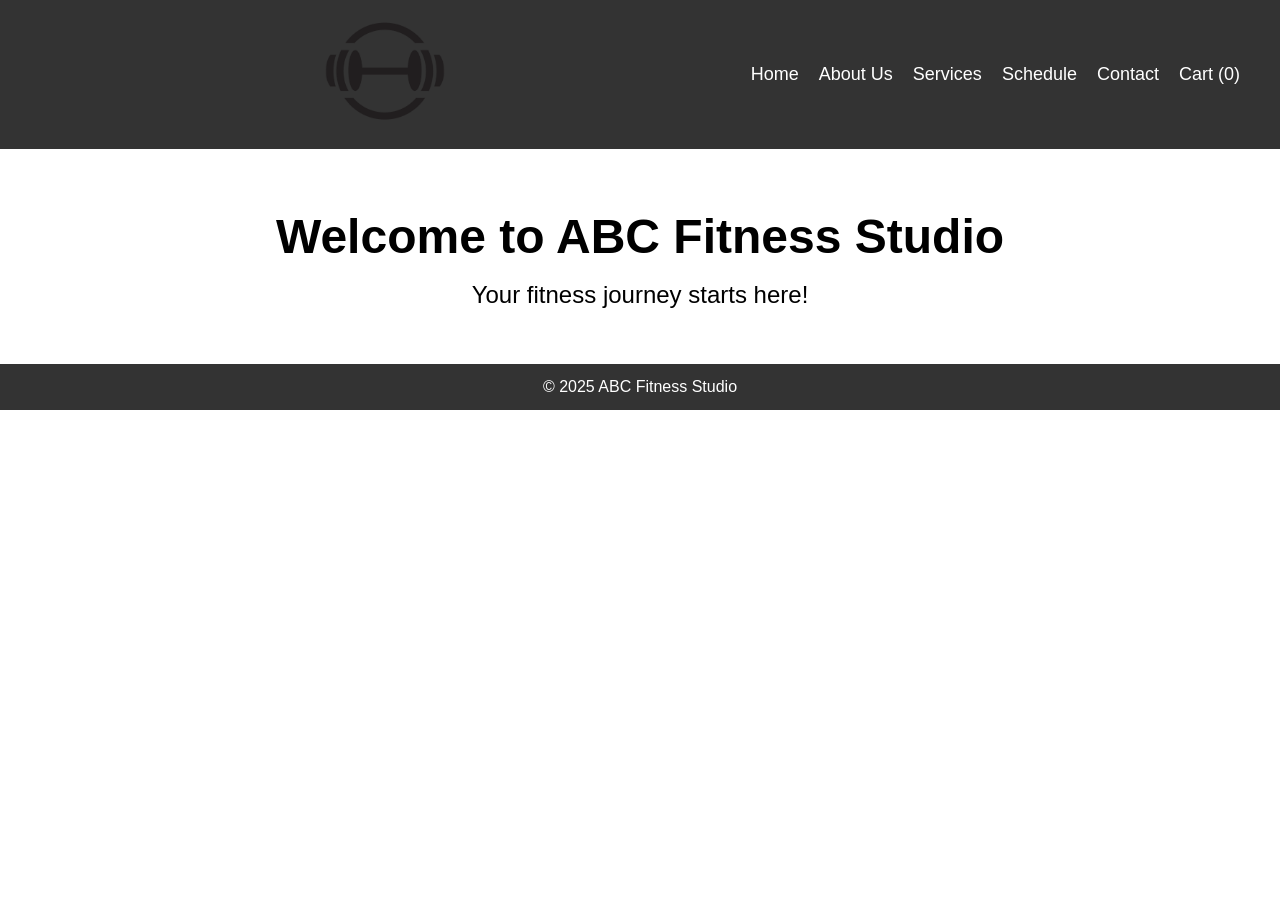
<file: index.html>
<!DOCTYPE html>
<html lang="en">
<head>
    <meta charset="UTF-8">
    <meta name="viewport" content="width=device-width, initial-scale=1.0">
    <title>ABC Fitness Studio</title>
    <link rel="stylesheet" href="style.css">
</head>
<body>
    <!-- Navigation -->
    <header>
        <!-- Logo Section -->
        <div class="logo-container">
            <img src="images/logo.png" alt="ABC Fitness Studio Logo" id="logo">
        </div>
        <nav aria-label="Main navigation">
            <ul>
                <li><a href="index.html">Home</a></li>
                <li><a href="about.html">About Us</a></li>
                <li><a href="services.html">Services</a></li>
                <li><a href="schedule.html">Schedule</a></li>
                <li><a href="contact.html">Contact</a></li>
                <li><a href="cart.html" id="cart-link">Cart (0)</a></li>
            </ul>
        </nav>
    </header>

    <!-- Hero Section -->
    <section id="home">
        <div class="hero" role="banner">
            <h1>Welcome to ABC Fitness Studio</h1>
            <p>Your fitness journey starts here!</p>
        </div>
    </section>

    <footer>
        <p>&copy; 2025 ABC Fitness Studio</p>
    </footer>

    <script src="script.js"></script>
</body>
</html>
</file>
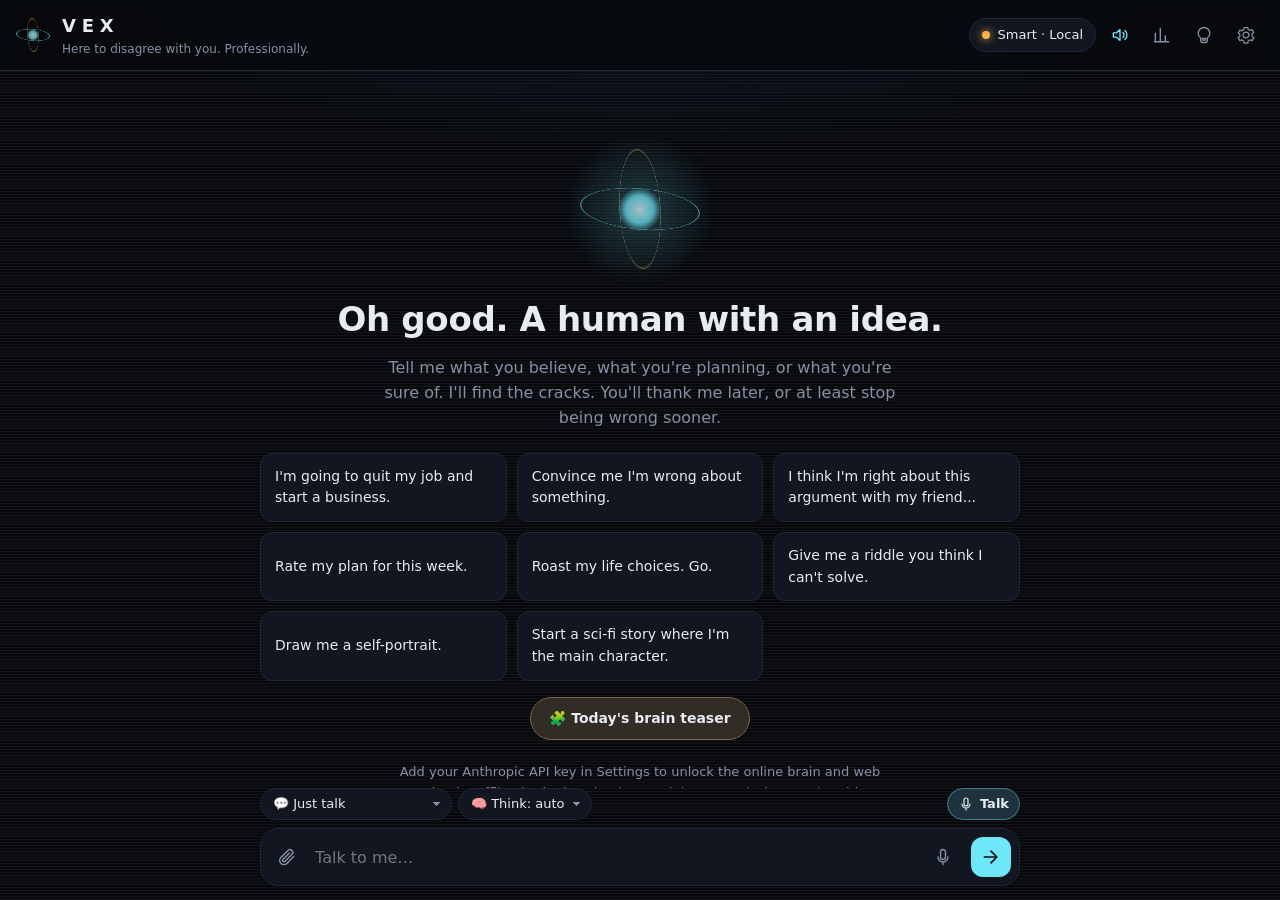
<file: docs/index.html>
<!doctype html>
<html lang="en"><head><meta charset="utf-8"><meta name="viewport" content="width=device-width, initial-scale=1">
<title>rlemkau</title><meta http-equiv="refresh" content="0; url=vex/">
<style>body{background:#07090d;color:#e8ecf2;font:16px system-ui,sans-serif;display:grid;place-items:center;height:100vh;margin:0}a{color:#6ee7f9}</style>
</head><body><p>Opening <a href="vex/">VEX</a>…</p></body></html>
</file>
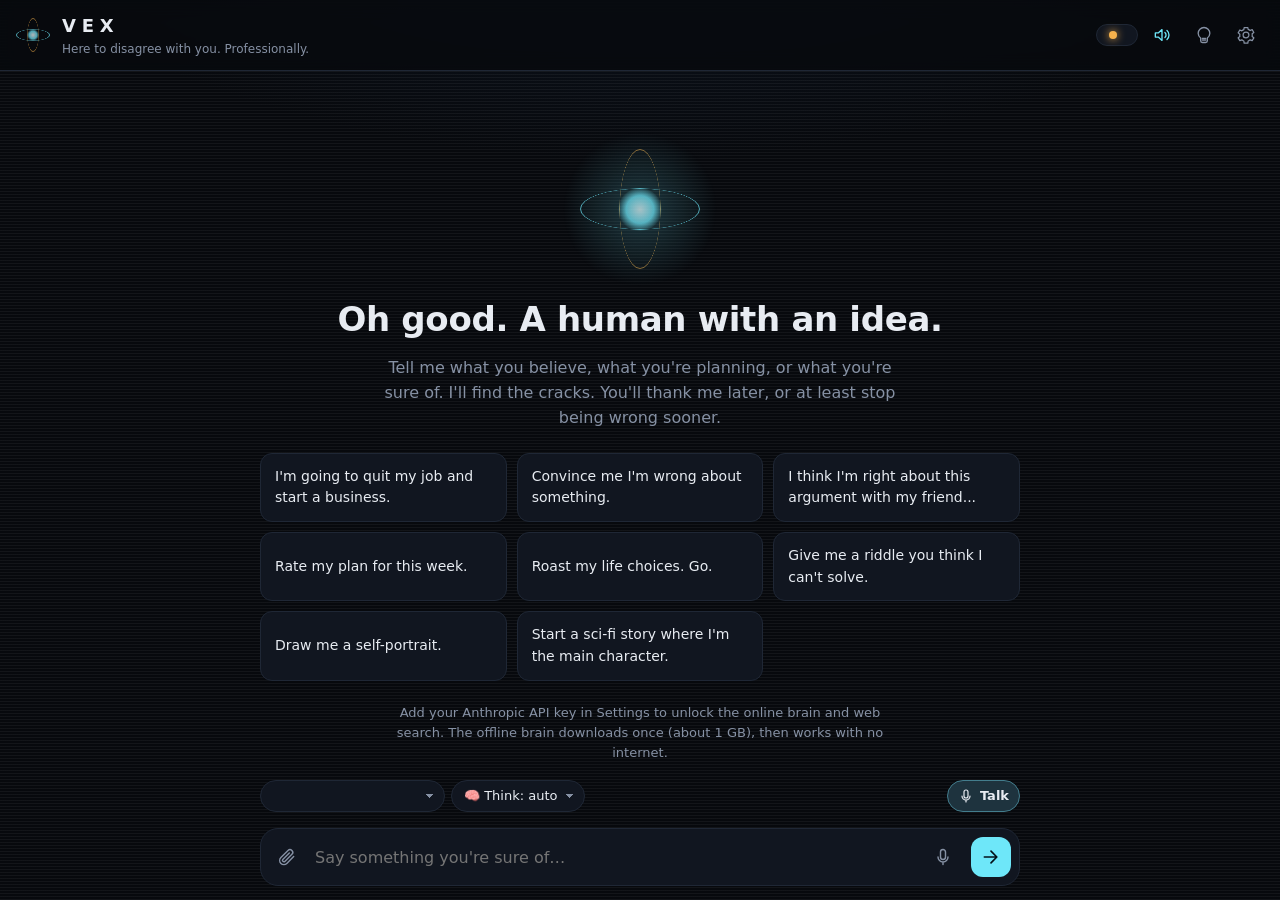
<file: vex/index.html>
<!doctype html>
<html lang="en">
<head>
  <meta charset="utf-8">
  <meta name="viewport" content="width=device-width, initial-scale=1, viewport-fit=cover">
  <title>VEX</title>
  <meta name="description" content="VEX: a smug, theatrical AI that exists to challenge how you think.">
  <meta name="theme-color" content="#07090d">
  <link rel="manifest" href="manifest.webmanifest">
  <link rel="icon" href="icon.svg" type="image/svg+xml">
  <link rel="stylesheet" href="style.css">
</head>
<body>
  <div class="grain" aria-hidden="true"></div>

  <header class="top">
    <div class="brand">
      <div class="core small" aria-hidden="true"><span></span><span></span><span></span></div>
      <div>
        <h1>VEX</h1>
        <p class="tag">Here to disagree with you. Professionally.</p>
      </div>
    </div>
    <div class="status">
      <button id="modeBtn" class="pill" title="Switch brain">
        <span class="dot" id="modeDot"></span><span id="modeLabel">Auto</span>
      </button>
      <button id="voiceBtn" class="icon-btn" title="Voice off" aria-label="Toggle voice" aria-pressed="false">
        <svg viewBox="0 0 24 24" width="20" height="20"><path d="M4 9.5v5h3.5L12 18.5v-13L7.5 9.5H4Z" fill="none" stroke="currentColor" stroke-width="1.6" stroke-linejoin="round"/><path class="wave" d="M15.5 9a4 4 0 0 1 0 6M18 6.5a7.5 7.5 0 0 1 0 11" fill="none" stroke="currentColor" stroke-width="1.6" stroke-linecap="round"/><path class="mute" d="m16 9.5 5 5m0-5-5 5" fill="none" stroke="currentColor" stroke-width="1.6" stroke-linecap="round"/></svg>
      </button>
      <button id="memBtn" class="icon-btn" title="What VEX remembers" aria-label="Memory">
        <svg viewBox="0 0 24 24" width="20" height="20"><path d="M12 3a7 7 0 0 0-7 7c0 2.4 1.2 4.4 3 5.7V19a2 2 0 0 0 2 2h4a2 2 0 0 0 2-2v-3.3c1.8-1.3 3-3.3 3-5.7a7 7 0 0 0-7-7Zm-2 15h4m-4-2h4" fill="none" stroke="currentColor" stroke-width="1.6" stroke-linecap="round"/></svg>
      </button>
      <button id="settingsBtn" class="icon-btn" title="Settings" aria-label="Settings">
        <svg viewBox="0 0 24 24" width="20" height="20"><path d="M12 15.5a3.5 3.5 0 1 0 0-7 3.5 3.5 0 0 0 0 7Zm7.4-2.1.1-1.4-.1-1.4 2-1.6-2-3.4-2.4 1a7.6 7.6 0 0 0-2.4-1.4L14.2 3h-4.4l-.4 2.6a7.6 7.6 0 0 0-2.4 1.4l-2.4-1-2 3.4 2 1.6-.1 1.4.1 1.4-2 1.6 2 3.4 2.4-1c.7.6 1.5 1.1 2.4 1.4l.4 2.6h4.4l.4-2.6c.9-.3 1.7-.8 2.4-1.4l2.4 1 2-3.4-2-1.6Z" fill="none" stroke="currentColor" stroke-width="1.5" stroke-linejoin="round"/></svg>
      </button>
    </div>
  </header>

  <main id="chat" class="chat" aria-live="polite">
    <section id="intro" class="intro">
      <div class="core big" aria-hidden="true"><span></span><span></span><span></span><i></i></div>
      <h2>Oh good. A human with an idea.</h2>
      <p>Tell me what you believe, what you're planning, or what you're sure of. I'll find the cracks. You'll thank me later, or at least stop being wrong sooner.</p>
      <div class="starters">
        <button class="starter">I'm going to quit my job and start a business.</button>
        <button class="starter">Convince me I'm wrong about something.</button>
        <button class="starter">I think I'm right about this argument with my friend...</button>
        <button class="starter">Rate my plan for this week.</button>
        <button class="starter" data-mode="roast">Roast my life choices. Go.</button>
        <button class="starter" data-mode="game">Give me a riddle you think I can't solve.</button>
        <button class="starter" data-mode="art">Draw me a self-portrait.</button>
        <button class="starter" data-mode="story">Start a sci-fi story where I'm the main character.</button>
      </div>
      <p class="fine" id="introHint"></p>
    </section>
  </main>

  <div id="loadBar" class="loadbar" hidden>
    <div class="loadtext" id="loadText">Waking up the local brain…</div>
    <div class="track"><div class="fill" id="loadFill"></div></div>
  </div>

  <div class="toolbar">
    <label class="tool sel" title="What kind of conversation">
      <select id="modeSel" aria-label="Mode">
        <optgroup label="Think">
          <option value="challenge">🧠 Challenge me</option>
          <option value="genius">💡 Genius advisor</option>
          <option value="debate">⚔️ Debate</option>
          <option value="socratic">❓ Socratic</option>
          <option value="devil">😈 Devil's advocate</option>
          <option value="premortem">🪦 Pre-mortem</option>
          <option value="factcheck">🔎 Fact-check me</option>
        </optgroup>
        <optgroup label="Fun">
          <option value="roast">🔥 Roast</option>
          <option value="game">🎲 Games & riddles</option>
          <option value="rap">🎤 Rap battle</option>
          <option value="story">📖 Story</option>
          <option value="art">🎨 Art</option>
        </optgroup>
      </select>
    </label>
    <label class="tool sel" title="How hard VEX thinks (online brain)">
      <select id="thinkSel" aria-label="Thinking">
        <option value="off">⚡ Fast</option>
        <option value="auto">🧠 Think: auto</option>
        <option value="deep">🧠🧠 Deep</option>
        <option value="max">🧠🧠🧠 MAX</option>
      </select>
    </label>
    <span class="spacer"></span>
    <button type="button" id="talkBtn" class="tool talk" aria-pressed="false" title="Hands-free voice conversation">
      <svg viewBox="0 0 24 24" width="16" height="16"><path d="M12 3a3 3 0 0 0-3 3v6a3 3 0 0 0 6 0V6a3 3 0 0 0-3-3Zm-6 9a6 6 0 0 0 12 0m-6 6v3" fill="none" stroke="currentColor" stroke-width="1.8" stroke-linecap="round"/></svg>
      <span>Talk</span>
    </button>
  </div>

  <div id="pending" class="pending" hidden></div>

  <form id="composer" class="composer" autocomplete="off">
    <button type="button" id="attachBtn" class="cbtn" title="Attach a photo, PDF, or file" aria-label="Attach">
      <svg viewBox="0 0 24 24" width="20" height="20"><path d="m20 11.5-8.2 8.2a5 5 0 0 1-7.1-7.1l8.5-8.5a3.3 3.3 0 0 1 4.7 4.7l-8.5 8.5a1.7 1.7 0 0 1-2.4-2.4l7.8-7.8" fill="none" stroke="currentColor" stroke-width="1.7" stroke-linecap="round" stroke-linejoin="round"/></svg>
    </button>
    <input id="fileInput" type="file" multiple accept="image/*,application/pdf,.txt,.md,.csv,.json,.js,.ts,.py,.html,.css" hidden>
    <textarea id="input" rows="1" placeholder="Say something you're sure of…" aria-label="Message"></textarea>
    <button type="button" id="micBtn" class="cbtn" title="Speak instead of typing" aria-label="Dictate">
      <svg viewBox="0 0 24 24" width="20" height="20"><path d="M12 3a3 3 0 0 0-3 3v6a3 3 0 0 0 6 0V6a3 3 0 0 0-3-3Zm-6 9a6 6 0 0 0 12 0m-6 6v3" fill="none" stroke="currentColor" stroke-width="1.7" stroke-linecap="round"/></svg>
    </button>
    <button id="sendBtn" class="send" type="submit" aria-label="Send">
      <svg viewBox="0 0 24 24" width="20" height="20"><path d="M4 12h14m-6-7 7 7-7 7" fill="none" stroke="currentColor" stroke-width="2" stroke-linecap="round" stroke-linejoin="round"/></svg>
    </button>
  </form>

  <!-- Hands-free call -->
  <div id="callOverlay" class="call" hidden data-state="listening">
    <div class="call-inner">
      <div class="core huge" aria-hidden="true"><span></span><span></span><span></span><i></i></div>
      <div id="callState" class="call-state">Listening…</div>
      <div id="callHeard" class="call-heard"></div>
      <p class="call-tip">Just talk. Interrupt any time. Say "end call" or tap End.</p>
      <button type="button" id="endCallBtn" class="endcall">End</button>
    </div>
  </div>

  <!-- Settings -->
  <dialog id="settings" class="sheet">
    <form method="dialog" class="sheet-body">
      <h3>Settings</h3>

      <label class="field">
        <span>What VEX calls you</span>
        <input id="setName" placeholder="Shawn">
      </label>

      <label class="field">
        <span>Attitude</span>
        <select id="setIntensity">
          <option value="gentle">Gentle: teasing, encouraging</option>
          <option value="sharp">Sharp: sarcastic and blunt</option>
          <option value="ruthless">Ruthless: tears your arguments apart</option>
        </select>
      </label>
      <label class="check">
        <input id="setUnfiltered" type="checkbox">
        <span>Unfiltered language (VEX can swear)</span>
      </label>
      <label class="check">
        <input id="setShowBS" type="checkbox">
        <span>Show the BS meter</span>
      </label>
      <label class="check">
        <input id="setShowRead" type="checkbox">
        <span>Show VEX's thought process ("VEX's read") on replies</span>
      </label>

      <label class="field">
        <span>Brain</span>
        <select id="setMode">
          <option value="auto">Auto: Claude when online with a key, local otherwise</option>
          <option value="local">Local only (offline, private)</option>
          <option value="cloud">Claude only (needs internet + key)</option>
        </select>
      </label>

      <fieldset>
        <legend>Online brain (Claude)</legend>
        <label class="field">
          <span>Anthropic API key</span>
          <input id="setKey" type="password" placeholder="sk-ant-…" spellcheck="false">
          <small>Stored only in this browser. Get one at console.anthropic.com. Never put it in the code or the repo.</small>
        </label>
        <label class="field">
          <span>Model</span>
          <select id="setCloudModel">
            <option value="claude-haiku-5-5">Claude Haiku 5.5 (cheapest, fast)</option>
            <option value="claude-sonnet-5-5">Claude Sonnet 5.5 (balanced)</option>
            <option value="claude-opus-5-5">Claude Opus 5.5 (sharpest, priciest)</option>
          </select>
        </label>
        <label class="field">
          <span>Voice-call model (speed matters most)</span>
          <select id="setCallModel">
            <option value="claude-haiku-5-5">Claude Haiku 5.5 (fastest)</option>
            <option value="claude-sonnet-5-5">Claude Sonnet 5.5</option>
            <option value="claude-opus-5-5">Claude Opus 5.5 (slowest)</option>
          </select>
        </label>
        <label class="check">
          <input id="setSearch" type="checkbox">
          <span>Let VEX search the web and remember what it learns</span>
        </label>
      </fieldset>

      <fieldset>
        <legend>Offline brain (runs on your device)</legend>
        <label class="field">
          <span>Local model</span>
          <select id="setLocalModel"></select>
          <small>Downloads once, then works with no internet. Needs a recent Chrome or Edge (WebGPU). Bigger = smarter but slower.</small>
        </label>
        <div class="row">
          <button type="button" id="preloadBtn" class="ghost">Download offline brain now</button>
          <span id="cacheState" class="muted"></span>
        </div>
      </fieldset>

      <fieldset>
        <legend>Voice</legend>
        <label class="check">
          <input id="setVoiceOn" type="checkbox">
          <span>VEX speaks its replies out loud</span>
        </label>
        <label class="field">
          <span>Fish Audio API key</span>
          <input id="setFishKey" type="password" placeholder="sk-fish-…" spellcheck="false">
          <small>Stored only in this browser. Leave blank to use your device's built-in voice (works offline).</small>
        </label>
        <label class="field">
          <span>Fish Audio voice model ID</span>
          <input id="setFishVoice" placeholder="e.g. 8ef4a238714b45718ce04243307c57a7" spellcheck="false">
          <small>The ID from the voice's page on fish.audio.</small>
        </label>
        <label class="field">
          <span>Fish Audio model</span>
          <select id="setFishModel">
            <option value="s2.1-pro">s2.1-pro (best quality)</option>
            <option value="s2.1-pro-free">s2.1-pro-free (free tier)</option>
            <option value="s2-pro">s2-pro</option>
          </select>
        </label>
        <label class="field">
          <span>Fish relay URL (optional)</span>
          <input id="setFishProxy" placeholder="https://vex-voice.yourname.workers.dev" spellcheck="false">
          <small>Leave blank. Only needed if Fish Audio blocks direct browser calls; see <code>voice-relay/README.md</code>.</small>
        </label>
        <label class="field">
          <span>Your PC's voice server (same voice, offline)</span>
          <input id="setPcVoiceUrl" placeholder="http://localhost:8787" spellcheck="false">
          <small>Optional. If Fish Audio can't be reached (or you're offline), VEX uses your voice running on your PC with Fish Speech. Setup: <code>voice-relay/README.md</code>.</small>
        </label>
        <label class="field">
          <span>Voice name on your PC</span>
          <input id="setPcVoiceId" placeholder="vex" spellcheck="false">
        </label>
        <div class="row">
          <button type="button" id="testVoiceBtn" class="ghost">Test voice</button>
          <span id="voiceState" class="muted"></span>
        </div>
      </fieldset>

      <fieldset>
        <legend>Sync between devices</legend>
        <label class="field">
          <span>GitHub sync token</span>
          <input id="setGithubToken" type="password" placeholder="github_pat_… or ghp_…" spellcheck="false">
          <small>Keeps memories, chat and settings the same on your phone and computer, saved in a private Gist on your GitHub. Make a token at github.com/settings/tokens with only the <b>gist</b> permission, and paste the same token on each device. API keys are never synced.</small>
        </label>
        <div class="row">
          <button type="button" id="syncNowBtn" class="ghost">Sync now</button>
          <span id="syncState" class="muted">Off</span>
        </div>
      </fieldset>

      <div class="row end">
        <button type="button" id="clearChatBtn" class="ghost danger">Clear chat</button>
        <button value="close" class="primary" id="saveSettings">Done</button>
      </div>
    </form>
  </dialog>

  <!-- Memory -->
  <dialog id="memory" class="sheet">
    <form method="dialog" class="sheet-body">
      <h3>What VEX remembers</h3>
      <p class="muted">Everything here is saved in this browser and used by both brains. VEX adds to it as it learns about you and the world.</p>
      <div class="memtabs">
        <button type="button" class="memtab on" data-kind="me">About you</button>
        <button type="button" class="memtab" data-kind="pattern">How you think</button>
        <button type="button" class="memtab" data-kind="world">Things it learned</button>
      </div>
      <ul id="memList" class="memlist"></ul>
      <div class="row">
        <input id="memNew" placeholder="Teach it something…" class="grow">
        <button type="button" id="memAdd" class="ghost">Add</button>
      </div>
      <div class="row end">
        <button type="button" id="memExport" class="ghost">Back up everything</button>
        <label class="ghost filebtn">Restore<input id="memImport" type="file" accept="application/json" hidden></label>
        <button value="close" class="primary">Done</button>
      </div>
    </form>
  </dialog>

  <script type="module" src="app.js"></script>
</body>
</html>
</file>
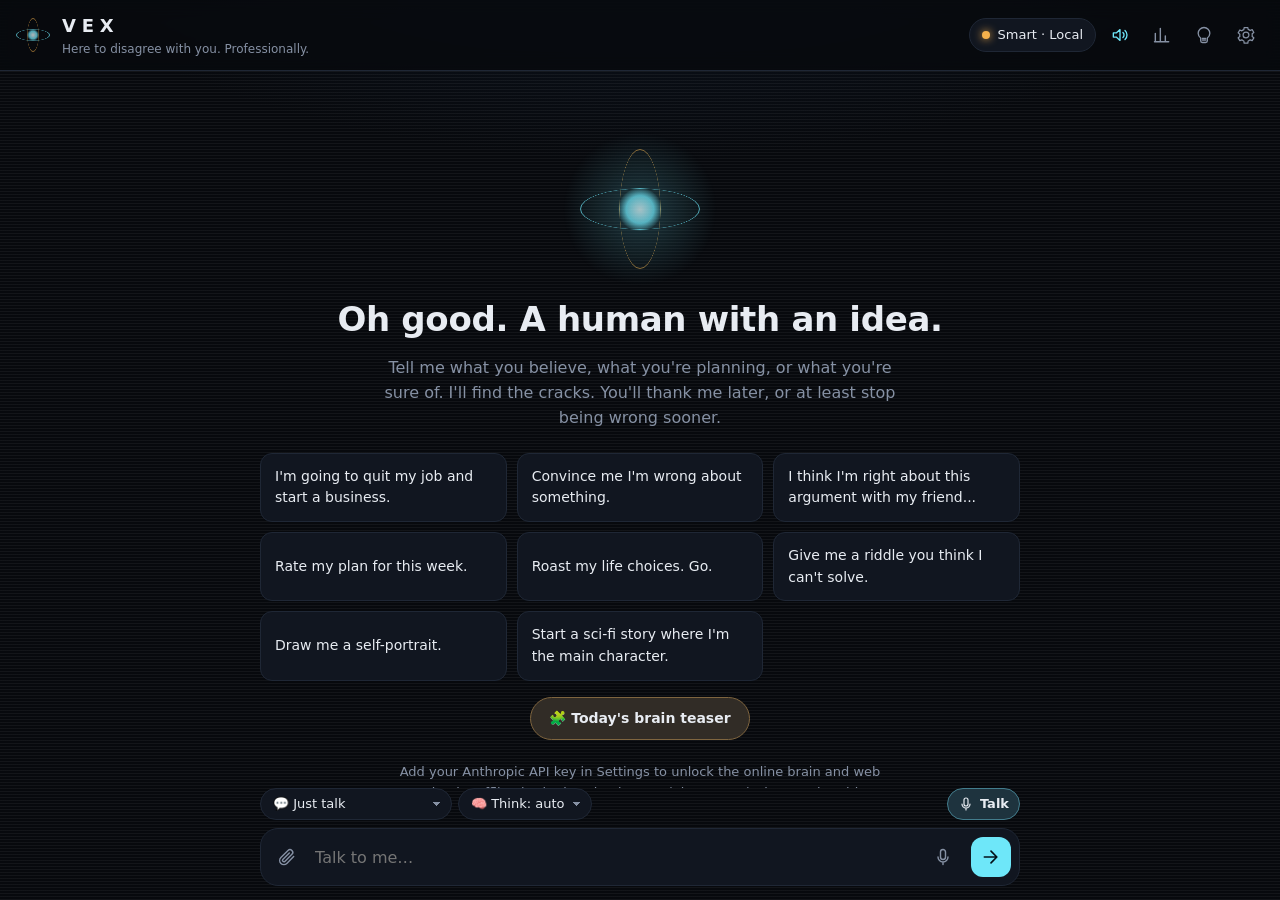
<file: docs/vex/index.html>
<!doctype html>
<html lang="en">
<head>
  <meta charset="utf-8">
  <meta name="viewport" content="width=device-width, initial-scale=1, viewport-fit=cover">
  <title>VEX</title>
  <meta name="description" content="VEX: a smug, theatrical AI that exists to challenge how you think.">
  <meta name="theme-color" content="#07090d">
  <link rel="manifest" href="manifest.webmanifest">
  <link rel="icon" href="icon.svg" type="image/svg+xml">
  <link rel="stylesheet" href="style.css">
</head>
<body>
  <div class="grain" aria-hidden="true"></div>

  <header class="top">
    <div class="brand">
      <div class="core small" aria-hidden="true"><span></span><span></span><span></span></div>
      <div>
        <h1>VEX</h1>
        <p class="tag">Here to disagree with you. Professionally.</p>
      </div>
    </div>
    <div class="status">
      <button id="modeBtn" class="pill" title="Switch brain">
        <span class="dot" id="modeDot"></span><span id="modeLabel">Auto</span>
      </button>
      <button id="voiceBtn" class="icon-btn" title="Voice off" aria-label="Toggle voice" aria-pressed="false">
        <svg viewBox="0 0 24 24" width="20" height="20"><path d="M4 9.5v5h3.5L12 18.5v-13L7.5 9.5H4Z" fill="none" stroke="currentColor" stroke-width="1.6" stroke-linejoin="round"/><path class="wave" d="M15.5 9a4 4 0 0 1 0 6M18 6.5a7.5 7.5 0 0 1 0 11" fill="none" stroke="currentColor" stroke-width="1.6" stroke-linecap="round"/><path class="mute" d="m16 9.5 5 5m0-5-5 5" fill="none" stroke="currentColor" stroke-width="1.6" stroke-linecap="round"/></svg>
      </button>
      <button id="statsBtn" class="icon-btn" title="Your brain stats" aria-label="Brain stats">
        <svg viewBox="0 0 24 24" width="20" height="20"><path d="M4 20V10m6 10V4m6 16v-7m4 7H3" fill="none" stroke="currentColor" stroke-width="1.7" stroke-linecap="round"/></svg>
      </button>
      <button id="memBtn" class="icon-btn" title="What VEX remembers" aria-label="Memory">
        <svg viewBox="0 0 24 24" width="20" height="20"><path d="M12 3a7 7 0 0 0-7 7c0 2.4 1.2 4.4 3 5.7V19a2 2 0 0 0 2 2h4a2 2 0 0 0 2-2v-3.3c1.8-1.3 3-3.3 3-5.7a7 7 0 0 0-7-7Zm-2 15h4m-4-2h4" fill="none" stroke="currentColor" stroke-width="1.6" stroke-linecap="round"/></svg>
      </button>
      <button id="settingsBtn" class="icon-btn" title="Settings" aria-label="Settings">
        <svg viewBox="0 0 24 24" width="20" height="20"><path d="M12 15.5a3.5 3.5 0 1 0 0-7 3.5 3.5 0 0 0 0 7Zm7.4-2.1.1-1.4-.1-1.4 2-1.6-2-3.4-2.4 1a7.6 7.6 0 0 0-2.4-1.4L14.2 3h-4.4l-.4 2.6a7.6 7.6 0 0 0-2.4 1.4l-2.4-1-2 3.4 2 1.6-.1 1.4.1 1.4-2 1.6 2 3.4 2.4-1c.7.6 1.5 1.1 2.4 1.4l.4 2.6h4.4l.4-2.6c.9-.3 1.7-.8 2.4-1.4l2.4 1 2-3.4-2-1.6Z" fill="none" stroke="currentColor" stroke-width="1.5" stroke-linejoin="round"/></svg>
      </button>
    </div>
  </header>

  <main id="chat" class="chat" aria-live="polite">
    <section id="intro" class="intro">
      <div class="core big" aria-hidden="true"><span></span><span></span><span></span><i></i></div>
      <h2>Oh good. A human with an idea.</h2>
      <p>Tell me what you believe, what you're planning, or what you're sure of. I'll find the cracks. You'll thank me later, or at least stop being wrong sooner.</p>
      <div class="starters">
        <button class="starter">I'm going to quit my job and start a business.</button>
        <button class="starter">Convince me I'm wrong about something.</button>
        <button class="starter">I think I'm right about this argument with my friend...</button>
        <button class="starter">Rate my plan for this week.</button>
        <button class="starter" data-mode="roast">Roast my life choices. Go.</button>
        <button class="starter" data-mode="game">Give me a riddle you think I can't solve.</button>
        <button class="starter" data-mode="art">Draw me a self-portrait.</button>
        <button class="starter" data-mode="story">Start a sci-fi story where I'm the main character.</button>
      </div>
      <button id="teaserBtn" class="teaser" type="button">🧩 Today's brain teaser</button>
      <p class="fine" id="introHint"></p>
    </section>
  </main>

  <div id="loadBar" class="loadbar" hidden>
    <div class="loadtext" id="loadText">Waking up the local brain…</div>
    <div class="track"><div class="fill" id="loadFill"></div></div>
  </div>

  <div class="toolbar">
    <label class="tool sel" title="What kind of conversation">
      <select id="modeSel" aria-label="Mode">
        <optgroup label="Think">
          <option value="chat">💬 Just talk</option>
          <option value="challenge">🧠 Challenge me</option>
          <option value="genius">💡 Genius advisor</option>
          <option value="debate">⚔️ Debate</option>
          <option value="socratic">❓ Socratic</option>
          <option value="devil">😈 Devil's advocate</option>
          <option value="premortem">🪦 Pre-mortem</option>
          <option value="factcheck">🔎 Fact-check me</option>
        </optgroup>
        <optgroup label="Help me">
          <option value="decide">⚖️ Decision maker</option>
          <option value="teach">🎓 Teach me</option>
          <option value="coach">🏋️ Life coach</option>
          <option value="interview">💼 Interview prep</option>
          <option value="code">💻 Code</option>
          <option value="translate">🌍 Translate</option>
        </optgroup>
        <optgroup label="Fun">
          <option value="hype">📣 Hype me up</option>
          <option value="standup">🎙️ Stand-up comedy</option>
          <option value="roast">🔥 Roast</option>
          <option value="game">🎲 Games & riddles</option>
          <option value="rap">🎤 Rap battle</option>
          <option value="story">📖 Story</option>
          <option value="art">🎨 Art</option>
        </optgroup>
      </select>
    </label>
    <label class="tool sel" title="How hard VEX thinks (online brain)">
      <select id="thinkSel" aria-label="Thinking">
        <option value="off">⚡ Fast</option>
        <option value="auto">🧠 Think: auto</option>
        <option value="deep">🧠🧠 Deep</option>
        <option value="max">🧠🧠🧠 MAX</option>
      </select>
    </label>
    <span class="spacer"></span>
    <button type="button" id="talkBtn" class="tool talk" aria-pressed="false" title="Hands-free voice conversation">
      <svg viewBox="0 0 24 24" width="16" height="16"><path d="M12 3a3 3 0 0 0-3 3v6a3 3 0 0 0 6 0V6a3 3 0 0 0-3-3Zm-6 9a6 6 0 0 0 12 0m-6 6v3" fill="none" stroke="currentColor" stroke-width="1.8" stroke-linecap="round"/></svg>
      <span>Talk</span>
    </button>
  </div>

  <div id="pending" class="pending" hidden></div>

  <form id="composer" class="composer" autocomplete="off">
    <button type="button" id="attachBtn" class="cbtn" title="Attach a photo, PDF, or file" aria-label="Attach">
      <svg viewBox="0 0 24 24" width="20" height="20"><path d="m20 11.5-8.2 8.2a5 5 0 0 1-7.1-7.1l8.5-8.5a3.3 3.3 0 0 1 4.7 4.7l-8.5 8.5a1.7 1.7 0 0 1-2.4-2.4l7.8-7.8" fill="none" stroke="currentColor" stroke-width="1.7" stroke-linecap="round" stroke-linejoin="round"/></svg>
    </button>
    <input id="fileInput" type="file" multiple accept="image/*,application/pdf,.txt,.md,.csv,.json,.js,.ts,.py,.html,.css" hidden>
    <textarea id="input" rows="1" placeholder="Talk to me…" aria-label="Message"></textarea>
    <button type="button" id="micBtn" class="cbtn" title="Speak instead of typing" aria-label="Dictate">
      <svg viewBox="0 0 24 24" width="20" height="20"><path d="M12 3a3 3 0 0 0-3 3v6a3 3 0 0 0 6 0V6a3 3 0 0 0-3-3Zm-6 9a6 6 0 0 0 12 0m-6 6v3" fill="none" stroke="currentColor" stroke-width="1.7" stroke-linecap="round"/></svg>
    </button>
    <button id="sendBtn" class="send" type="submit" aria-label="Send">
      <svg viewBox="0 0 24 24" width="20" height="20"><path d="M4 12h14m-6-7 7 7-7 7" fill="none" stroke="currentColor" stroke-width="2" stroke-linecap="round" stroke-linejoin="round"/></svg>
    </button>
  </form>

  <!-- Hands-free call -->
  <div id="callOverlay" class="call" hidden data-state="listening">
    <div class="call-inner">
      <div class="core huge" aria-hidden="true"><span></span><span></span><span></span><i></i></div>
      <div id="callState" class="call-state">Listening…</div>
      <div id="callHeard" class="call-heard"></div>
      <p class="call-tip">Just talk. Interrupt any time. Say "end call" or tap End.</p>
      <button type="button" id="endCallBtn" class="endcall">End</button>
    </div>
  </div>

  <!-- Settings -->
  <dialog id="settings" class="sheet">
    <form method="dialog" class="sheet-body">
      <h3>Settings</h3>

      <label class="field">
        <span>What VEX calls you</span>
        <input id="setName" placeholder="Shawn">
      </label>

      <label class="field">
        <span>Color theme</span>
        <select id="setTheme">
          <option value="cyan">Cyan</option>
          <option value="pink">Pink</option>
          <option value="purple">Purple</option>
          <option value="gold">Gold</option>
          <option value="green">Green</option>
          <option value="red">Red</option>
        </select>
      </label>

      <label class="field">
        <span>Attitude</span>
        <select id="setIntensity">
          <option value="gentle">Gentle: teasing, encouraging</option>
          <option value="sharp">Sharp: sarcastic and blunt</option>
          <option value="ruthless">Ruthless: tears your arguments apart</option>
        </select>
      </label>
      <label class="check">
        <input id="setUnfiltered" type="checkbox">
        <span>Unfiltered: swearing, crude and dark humor, no lectures or disclaimers</span>
      </label>
      <label class="check">
        <input id="setShowBS" type="checkbox">
        <span>Show the BS meter</span>
      </label>
      <label class="check">
        <input id="setShowRead" type="checkbox">
        <span>Show VEX's thought process ("VEX's read") on replies</span>
      </label>

      <label class="field">
        <span>Brain</span>
        <select id="setMode">
          <option value="smart">Smart: free offline brain for everyday chat, Claude only when needed (recommended)</option>
          <option value="auto">Auto: Claude when online with a key, local otherwise</option>
          <option value="local">Local only (offline, private)</option>
          <option value="cloud">Claude only (needs internet + key)</option>
        </select>
      </label>

      <fieldset>
        <legend>Online brains (used only when needed, in this order)</legend>
        <label class="field">
          <span>Relay URL (needed for Perplexity, also fixes Fish Audio)</span>
          <input id="set_relayUrl" placeholder="https://vex-relay.yourname.workers.dev" spellcheck="false">
          <small>A free 5-minute setup on Cloudflare. Instructions are at the top of <code>voice-relay/worker.js</code> in your repo.</small>
        </label>
        <label class="field">
          <span>1. Perplexity API key (web search, news, current facts)</span>
          <input id="set_pplxKey" type="password" placeholder="pplx-…" spellcheck="false">
          <small>Get one at perplexity.ai → Settings → API. Stored only on this device.</small>
        </label>
        <label class="field">
          <span>Perplexity depth</span>
          <select id="set_pplxEffort">
            <option value="fast">Fast (cheapest, quick lookups)</option>
            <option value="low">Normal (recommended)</option>
            <option value="medium">Thorough (more searching, costs more)</option>
          </select>
        </label>
        <div class="field">
          <span>2. Second brain (optional, any OpenAI-style provider, for harder chats)</span>
          <select id="altPreset"><option value="">Fill in a preset…</option><option value="groq">Groq (very cheap and fast)</option><option value="openai">OpenAI</option><option value="openrouter">OpenRouter (hundreds of models)</option></select>
          <input id="set_altName" placeholder="Name (e.g. Groq)" spellcheck="false">
          <input id="set_altUrl" placeholder="Base URL (e.g. https://api.groq.com/openai/v1)" spellcheck="false">
          <input id="set_altModel" placeholder="Model (e.g. llama-3.3-70b-versatile)" spellcheck="false">
          <input id="set_altKey" type="password" placeholder="API key" spellcheck="false">
        </div>
        <p class="muted"><b>3. Claude</b> (below) is the last resort, used for photos, PDFs, deep thinking, art, or when the others fail.</p>
        <label class="field">
          <span>Anthropic API key</span>
          <input id="setKey" type="password" placeholder="sk-ant-…" spellcheck="false">
          <small>Stored only in this browser. Get one at console.anthropic.com. Never put it in the code or the repo.</small>
        </label>
        <label class="field">
          <span>Model</span>
          <select id="setCloudModel">
            <option value="claude-haiku-5-5">Claude Haiku 5.5 (cheapest, fast)</option>
            <option value="claude-sonnet-5-5">Claude Sonnet 5.5 (balanced)</option>
            <option value="claude-opus-5-5">Claude Opus 5.5 (sharpest, priciest)</option>
          </select>
        </label>
        <label class="field">
          <span>Voice-call model (speed matters most)</span>
          <select id="setCallModel">
            <option value="claude-haiku-5-5">Claude Haiku 5.5 (fastest)</option>
            <option value="claude-sonnet-5-5">Claude Sonnet 5.5</option>
            <option value="claude-opus-5-5">Claude Opus 5.5 (slowest)</option>
          </select>
        </label>
        <label class="check">
          <input id="setSearch" type="checkbox">
          <span>Let VEX search the web and remember what it learns</span>
        </label>
      </fieldset>

      <fieldset>
        <legend>Offline brain (runs on your device)</legend>
        <label class="field">
          <span>Where the offline brain runs</span>
          <select id="set_localEngine">
            <option value="browser">In the browser (no setup, works on any computer)</option>
            <option value="ollama">Ollama on this PC (bigger, smarter models)</option>
          </select>
        </label>
        <div data-local="ollama" class="field">
          <span>Ollama model</span>
          <input id="set_ollamaModel" placeholder="qwen2.5:14b" spellcheck="false">
          <input id="set_ollamaUrl" placeholder="http://localhost:11434" spellcheck="false">
          <small>Setup: install Ollama from ollama.com, then in PowerShell run <code>ollama pull qwen2.5:14b</code> and <code>setx OLLAMA_ORIGINS "https://rlemkau.github.io"</code>. Quit Ollama from the system tray and open it again. With 16 GB of graphics memory, 14B models run well.</small>
        </div>
        <label class="field" data-local="browser">
          <span>Local model</span>
          <select id="setLocalModel"></select>
          <small>Downloads once, then works with no internet. Needs a recent Chrome or Edge (WebGPU). Bigger = smarter but slower.</small>
        </label>
        <div class="row" data-local="browser">
          <button type="button" id="preloadBtn" class="ghost">Download offline brain now</button>
          <span id="cacheState" class="muted"></span>
        </div>
      </fieldset>

      <fieldset>
        <legend>Voice</legend>
        <label class="check">
          <input id="setVoiceOn" type="checkbox">
          <span>VEX speaks its replies out loud</span>
        </label>
        <label class="field">
          <span>Voice engine</span>
          <select id="setVoiceEngine">
            <option value="kokoro">VEX's built-in voice: realistic, free, works offline (recommended)</option>
            <option value="fish">Fish Audio: your custom voice (online, needs a Fish key)</option>
            <option value="builtin">Basic device voice (robotic, no download)</option>
          </select>
          <small>The built-in realistic voice downloads once (about 90 to 330 MB), then needs no internet or keys.</small>
        </label>
        <div data-engine="kokoro fish" class="field">
          <span>Voice</span>
          <select id="setKokoroVoice">
            <optgroup label="British">
              <option value="bf_emma">Emma: warm, clear (best British)</option>
              <option value="bf_isabella">Isabella: soft, polished</option>
              <option value="bf_alice">Alice: bright, crisp</option>
              <option value="bf_lily">Lily: young, gentle</option>
            </optgroup>
            <optgroup label="American">
              <option value="af_heart">Heart: warm, very natural (best overall)</option>
              <option value="af_bella">Bella: lively, expressive</option>
              <option value="af_nicole">Nicole: soft, breathy</option>
              <option value="af_sky">Sky: light, airy</option>
              <option value="af_sarah">Sarah: friendly</option>
            </optgroup>
          </select>
          <small>With Fish selected, this is the backup voice when Fish isn't working.</small>
        </div>
        <label class="field" data-engine="kokoro fish">
          <span>Speaking speed</span>
          <select id="setKokoroSpeed">
            <option value="0.9">Relaxed</option>
            <option value="1">Normal</option>
            <option value="1.05">A little quick</option>
            <option value="1.15">Fast</option>
          </select>
        </label>
        <label class="field" data-engine="fish">
          <span>Fish Audio API key</span>
          <input id="setFishKey" type="password" placeholder="sk-fish-…" spellcheck="false">
          <small>Stored only in this browser.</small>
        </label>
        <label class="field" data-engine="fish">
          <span>Fish Audio voice model ID</span>
          <input id="setFishVoice" placeholder="e.g. 8ef4a238714b45718ce04243307c57a7" spellcheck="false">
          <small>The ID from the voice's page on fish.audio.</small>
        </label>
        <label class="field" data-engine="fish">
          <span>Fish Audio model</span>
          <select id="setFishModel">
            <option value="s2.1-pro">s2.1-pro (best quality)</option>
            <option value="s2.1-pro-free">s2.1-pro-free (free tier)</option>
            <option value="s2-pro">s2-pro</option>
          </select>
        </label>
        <label class="field" data-engine="fish">
          <span>Fish relay URL (optional)</span>
          <input id="setFishProxy" placeholder="https://vex-voice.yourname.workers.dev" spellcheck="false">
          <small>Leave blank. Only needed if Fish Audio blocks direct browser calls; see <code>voice-relay/README.md</code>.</small>
        </label>
        <label class="field" data-engine="fish">
          <span>Your PC's voice server (same voice, offline)</span>
          <input id="setPcVoiceUrl" placeholder="http://localhost:8787" spellcheck="false">
          <small>Optional. If Fish Audio can't be reached (or you're offline), VEX uses your voice running on your PC with Fish Speech. Setup: <code>voice-relay/README.md</code>.</small>
        </label>
        <label class="field" data-engine="fish">
          <span>Voice name on your PC</span>
          <input id="setPcVoiceId" placeholder="vex" spellcheck="false">
        </label>
        <div class="row">
          <button type="button" id="testVoiceBtn" class="ghost">Test voice</button>
          <span id="voiceState" class="muted"></span>
        </div>
      </fieldset>

      <fieldset>
        <legend>Sync between devices</legend>
        <label class="field">
          <span>GitHub sync token</span>
          <input id="setGithubToken" type="password" placeholder="github_pat_… or ghp_…" spellcheck="false">
          <small>Keeps memories, chat and settings the same on your phone and computer, saved in a private Gist on your GitHub. Make a token at github.com/settings/tokens with only the <b>gist</b> permission, and paste the same token on each device. API keys are never synced.</small>
        </label>
        <div class="row">
          <button type="button" id="syncNowBtn" class="ghost">Sync now</button>
          <span id="syncState" class="muted">Off</span>
        </div>
      </fieldset>

      <div class="row end">
        <button type="button" id="clearChatBtn" class="ghost danger">Clear chat</button>
        <button value="close" class="primary" id="saveSettings">Done</button>
      </div>
    </form>
  </dialog>

  <!-- Brain stats -->
  <dialog id="stats" class="sheet">
    <form method="dialog" class="sheet-body">
      <h3>Your brain stats</h3>
      <div id="statsBody"></div>
      <div class="row end"><button value="close" class="primary">Done</button></div>
    </form>
  </dialog>

  <!-- Memory -->
  <dialog id="memory" class="sheet">
    <form method="dialog" class="sheet-body">
      <h3>What VEX remembers</h3>
      <p class="muted">Everything here is saved in this browser and used by both brains. VEX adds to it as it learns about you and the world.</p>
      <div class="memtabs">
        <button type="button" class="memtab on" data-kind="me">About you</button>
        <button type="button" class="memtab" data-kind="pattern">How you think</button>
        <button type="button" class="memtab" data-kind="world">Things it learned</button>
        <button type="button" class="memtab" data-kind="kb">📚 Knowledge library</button>
      </div>
      <ul id="memList" class="memlist"></ul>
      <div id="kbTools" class="kbtools" hidden>
        <details open>
          <summary>➕ Add notes or an article (free)</summary>
          <input id="kbTitle" placeholder="Title (e.g. My business plan, Notes on stoicism)">
          <textarea id="kbText" rows="5" placeholder="Paste any text here: articles, notes, study material, facts about your life or work…"></textarea>
          <div class="row"><button type="button" id="kbAddBtn" class="ghost">Save to library</button>
            <label class="ghost filebtn">Upload text files<input id="kbFiles" type="file" multiple accept=".txt,.md,.html,.htm,.json,.csv" hidden></label></div>
        </details>
        <details>
          <summary>🔎 Have Claude research a topic (one-time cost, then free offline)</summary>
          <div class="row"><input id="kbTopic" class="grow" placeholder="e.g. How the stock market works, Ancient Rome, Negotiation tactics">
            <button type="button" id="kbTopicBtn" class="ghost">Research</button></div>
        </details>
        <details>
          <summary>🔗 Learn from a link (one-time cost, then free offline)</summary>
          <div class="row"><input id="kbUrl" class="grow" placeholder="https://… an article or page">
            <button type="button" id="kbUrlBtn" class="ghost">Learn it</button></div>
        </details>
        <p id="kbState" class="muted"></p>
      </div>
      <div class="row" id="memAddRow">
        <input id="memNew" placeholder="Teach it something…" class="grow">
        <button type="button" id="memAdd" class="ghost">Add</button>
      </div>
      <div class="row end">
        <button type="button" id="exportChatBtn" class="ghost">Export chat as text</button>
        <button type="button" id="memExport" class="ghost">Back up everything</button>
        <label class="ghost filebtn">Restore<input id="memImport" type="file" accept="application/json" hidden></label>
        <button value="close" class="primary">Done</button>
      </div>
    </form>
  </dialog>

  <script type="module" src="app.js"></script>
</body>
</html>
</file>
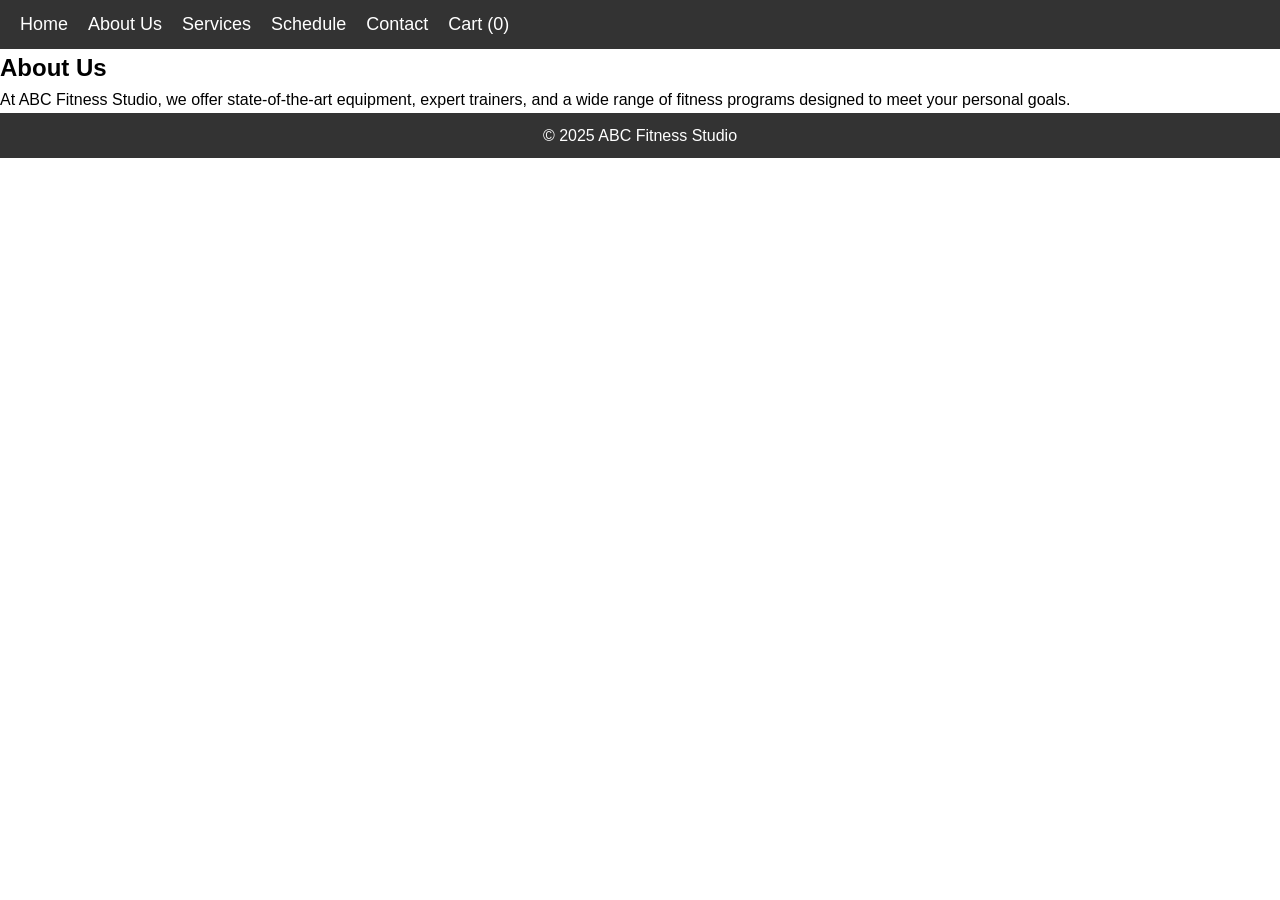
<file: about.html>
<!DOCTYPE html>
<html lang="en">
<head>
    <meta charset="UTF-8">
    <meta name="viewport" content="width=device-width, initial-scale=1.0">
    <title>About Us | ABC Fitness Studio</title>
    <link rel="stylesheet" href="style.css">
</head>
<body>
    <!-- Navigation -->
    <header>
        <nav aria-label="Main navigation">
            <ul>
                <li><a href="index.html">Home</a></li>
                <li><a href="about.html">About Us</a></li>
                <li><a href="services.html">Services</a></li>
                <li><a href="schedule.html">Schedule</a></li>
                <li><a href="contact.html">Contact</a></li>
                <li><a href="cart.html" id="cart-link">Cart (0)</a></li>
            </ul>
        </nav>
    </header>

    <!-- About Us Section -->
    <section id="about">
        <h2>About Us</h2>
        <p>At ABC Fitness Studio, we offer state-of-the-art equipment, expert trainers, and a wide range of fitness programs designed to meet your personal goals.</p>
    </section>

    <footer>
        <p>&copy; 2025 ABC Fitness Studio</p>
    </footer>

    <script src="script.js"></script>
</body>
</html>
</file>
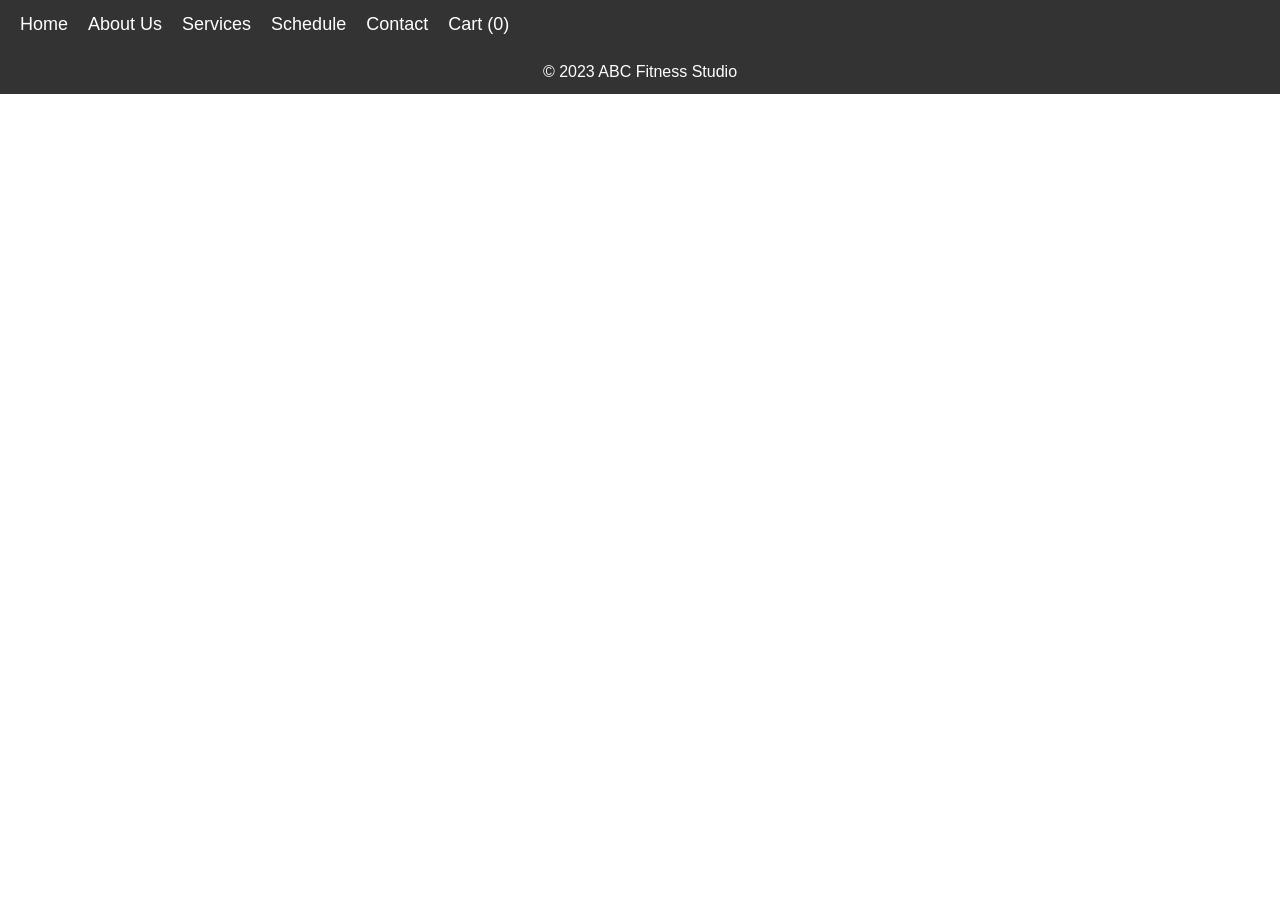
<file: cart.html>
<!DOCTYPE html>
<html lang="en">
<head>
    <meta charset="UTF-8">
    <meta name="viewport" content="width=device-width, initial-scale=1.0">
    <title>Your Cart | ABC Fitness Studio</title>
    <link rel="stylesheet" href="style.css">
</head>
<body>
    <!-- Navigation -->
    <header>
        <nav aria-label="Main navigation">
            <ul>
                <li><a href="index.html">Home</a></li>
                <li><a href="about.html">About Us</a></li>
                <li><a href="services.html">Services</a></li>
                <li><a href="schedule.html">Schedule</a></li>
                <li><a href="contact.html">Contact</a></li>
                <li><a href="cart.html" id="cart-link">Cart (0)</a></li>
            </ul>
        </nav>
    </header>

    <!-- Cart Section -->
    <section id="cart">
        <h2>Your Cart</h2>
        <div id="cart-items">
            <!-- Cart items will appear here -->
        </div>
        <p id="cart-total">Total: $0</p>
        <button onclick="checkout()">Proceed to Checkout</button>
        <button onclick="clearCart()">Clear Cart</button>
    </section>

    <footer>
        <p>&copy; 2023 ABC Fitness Studio</p>
    </footer>

    <script src="script.js"></script>
</body>
</html>
</file>
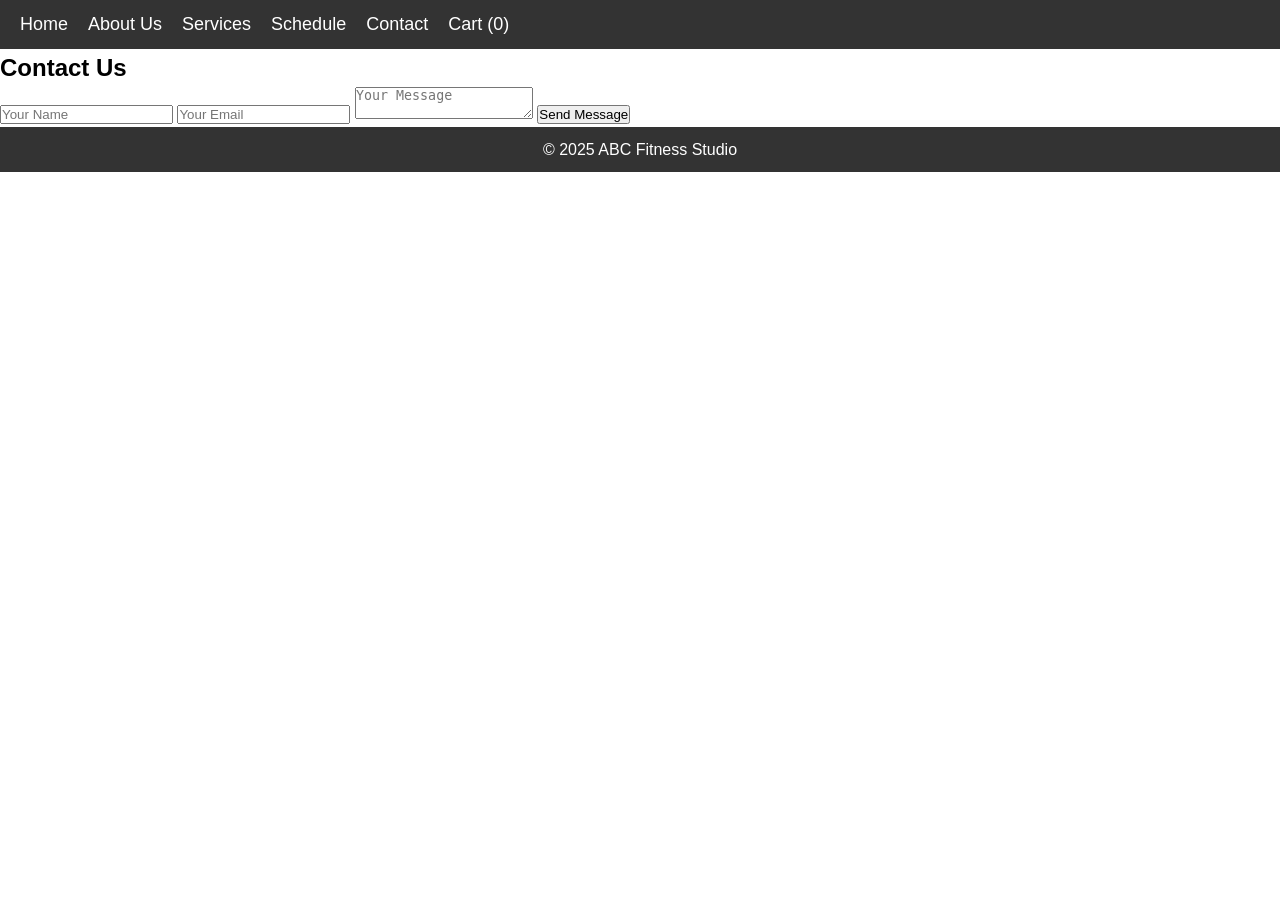
<file: contact.html>
<!DOCTYPE html>
<html lang="en">
<head>
    <meta charset="UTF-8">
    <meta name="viewport" content="width=device-width, initial-scale=1.0">
    <title>Contact Us | ABC Fitness Studio</title>
    <link rel="stylesheet" href="style.css">
</head>
<body>
    <!-- Navigation -->
    <header>
        <nav aria-label="Main navigation">
            <ul>
                <li><a href="index.html">Home</a></li>
                <li><a href="about.html">About Us</a></li>
                <li><a href="services.html">Services</a></li>
                <li><a href="schedule.html">Schedule</a></li>
                <li><a href="contact.html">Contact</a></li>
                <li><a href="cart.html" id="cart-link">Cart (0)</a></li>
            </ul>
        </nav>
    </header>

    <!-- Contact Us Section -->
    <section id="contact">
        <h2>Contact Us</h2>
        <form id="contact-form">
            <input type="text" placeholder="Your Name" required>
            <input type="email" placeholder="Your Email" required>
            <textarea placeholder="Your Message" required></textarea>
            <button type="submit">Send Message</button>
        </form>
    </section>

    <footer>
        <p>&copy; 2025 ABC Fitness Studio</p>
    </footer>

    <script src="script.js"></script>
</body>
</html>
</file>
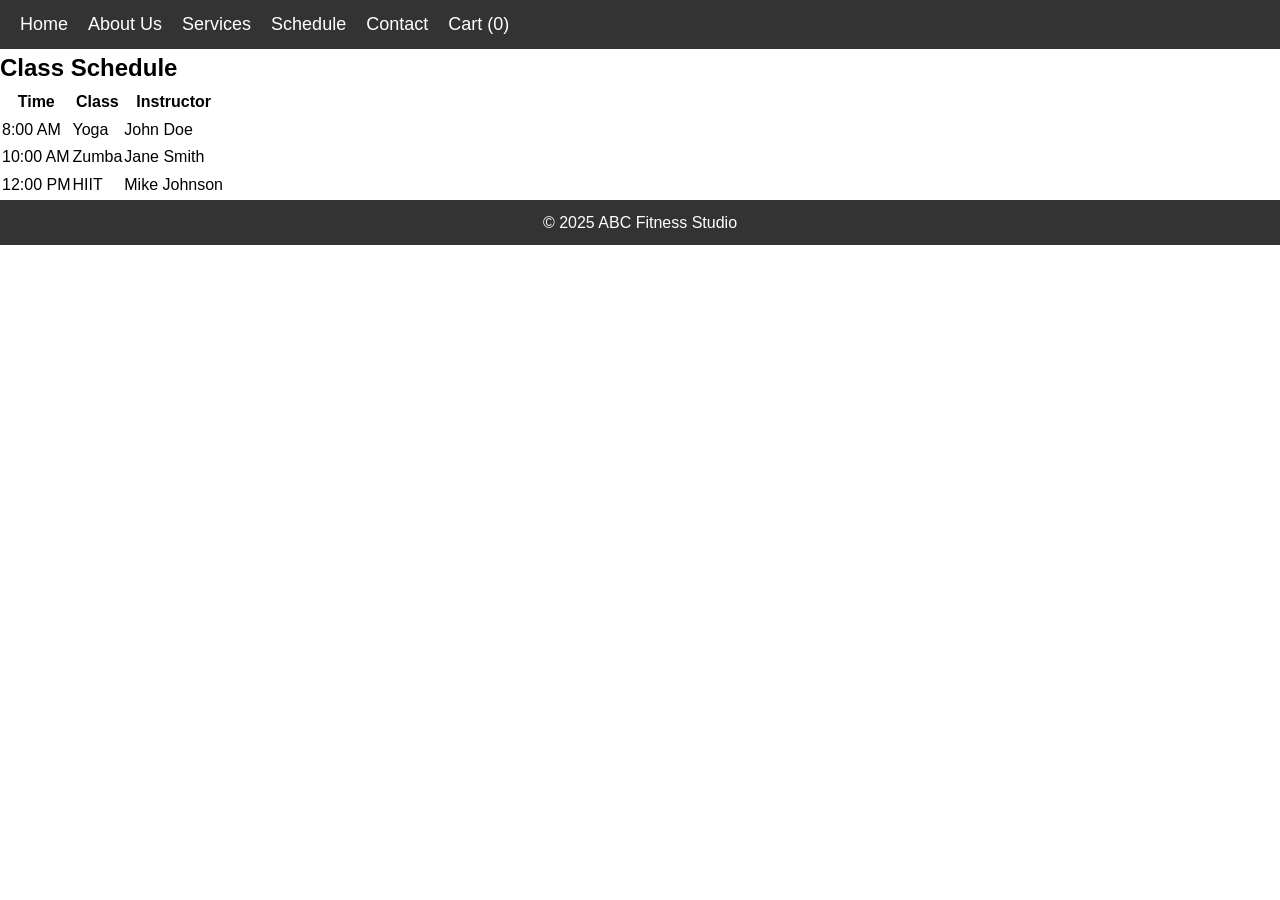
<file: schedule.html>
<!DOCTYPE html>
<html lang="en">
<head>
    <meta charset="UTF-8">
    <meta name="viewport" content="width=device-width, initial-scale=1.0">
    <title>Schedule | ABC Fitness Studio</title>
    <link rel="stylesheet" href="style.css">
</head>
<body>
    <!-- Navigation -->
    <header>
        <nav aria-label="Main navigation">
            <ul>
                <li><a href="index.html">Home</a></li>
                <li><a href="about.html">About Us</a></li>
                <li><a href="services.html">Services</a></li>
                <li><a href="schedule.html">Schedule</a></li>
                <li><a href="contact.html">Contact</a></li>
                <li><a href="cart.html" id="cart-link">Cart (0)</a></li>
            </ul>
        </nav>
    </header>

    <!-- Schedule Section -->
    <section id="schedule">
        <h2>Class Schedule</h2>
        <table>
            <tr>
                <th>Time</th>
                <th>Class</th>
                <th>Instructor</th>
            </tr>
            <tr>
                <td>8:00 AM</td>
                <td>Yoga</td>
                <td>John Doe</td>
            </tr>
            <tr>
                <td>10:00 AM</td>
                <td>Zumba</td>
                <td>Jane Smith</td>
            </tr>
            <tr>
                <td>12:00 PM</td>
                <td>HIIT</td>
                <td>Mike Johnson</td>
            </tr>
        </table>
    </section>

    <footer>
        <p>&copy; 2025 ABC Fitness Studio</p>
    </footer>

    <script src="script.js"></script>
</body>
</html>
</file>
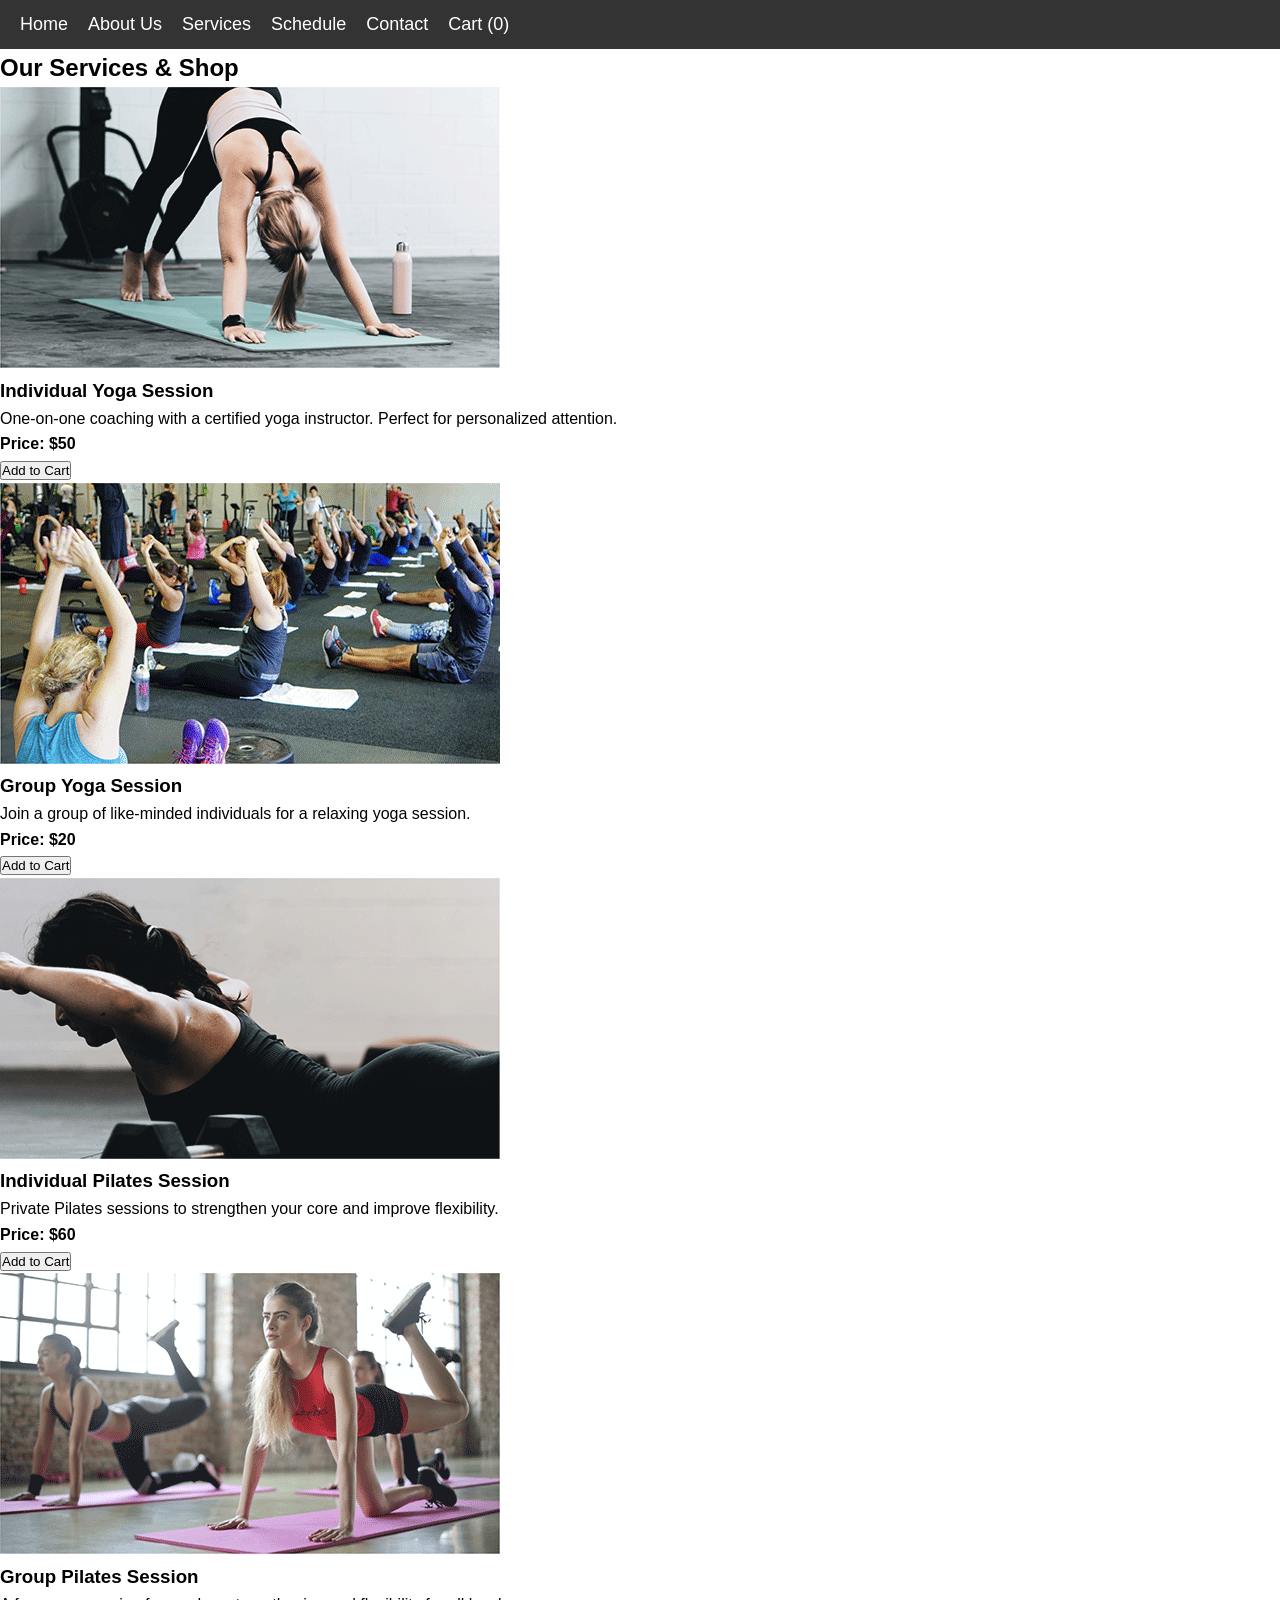
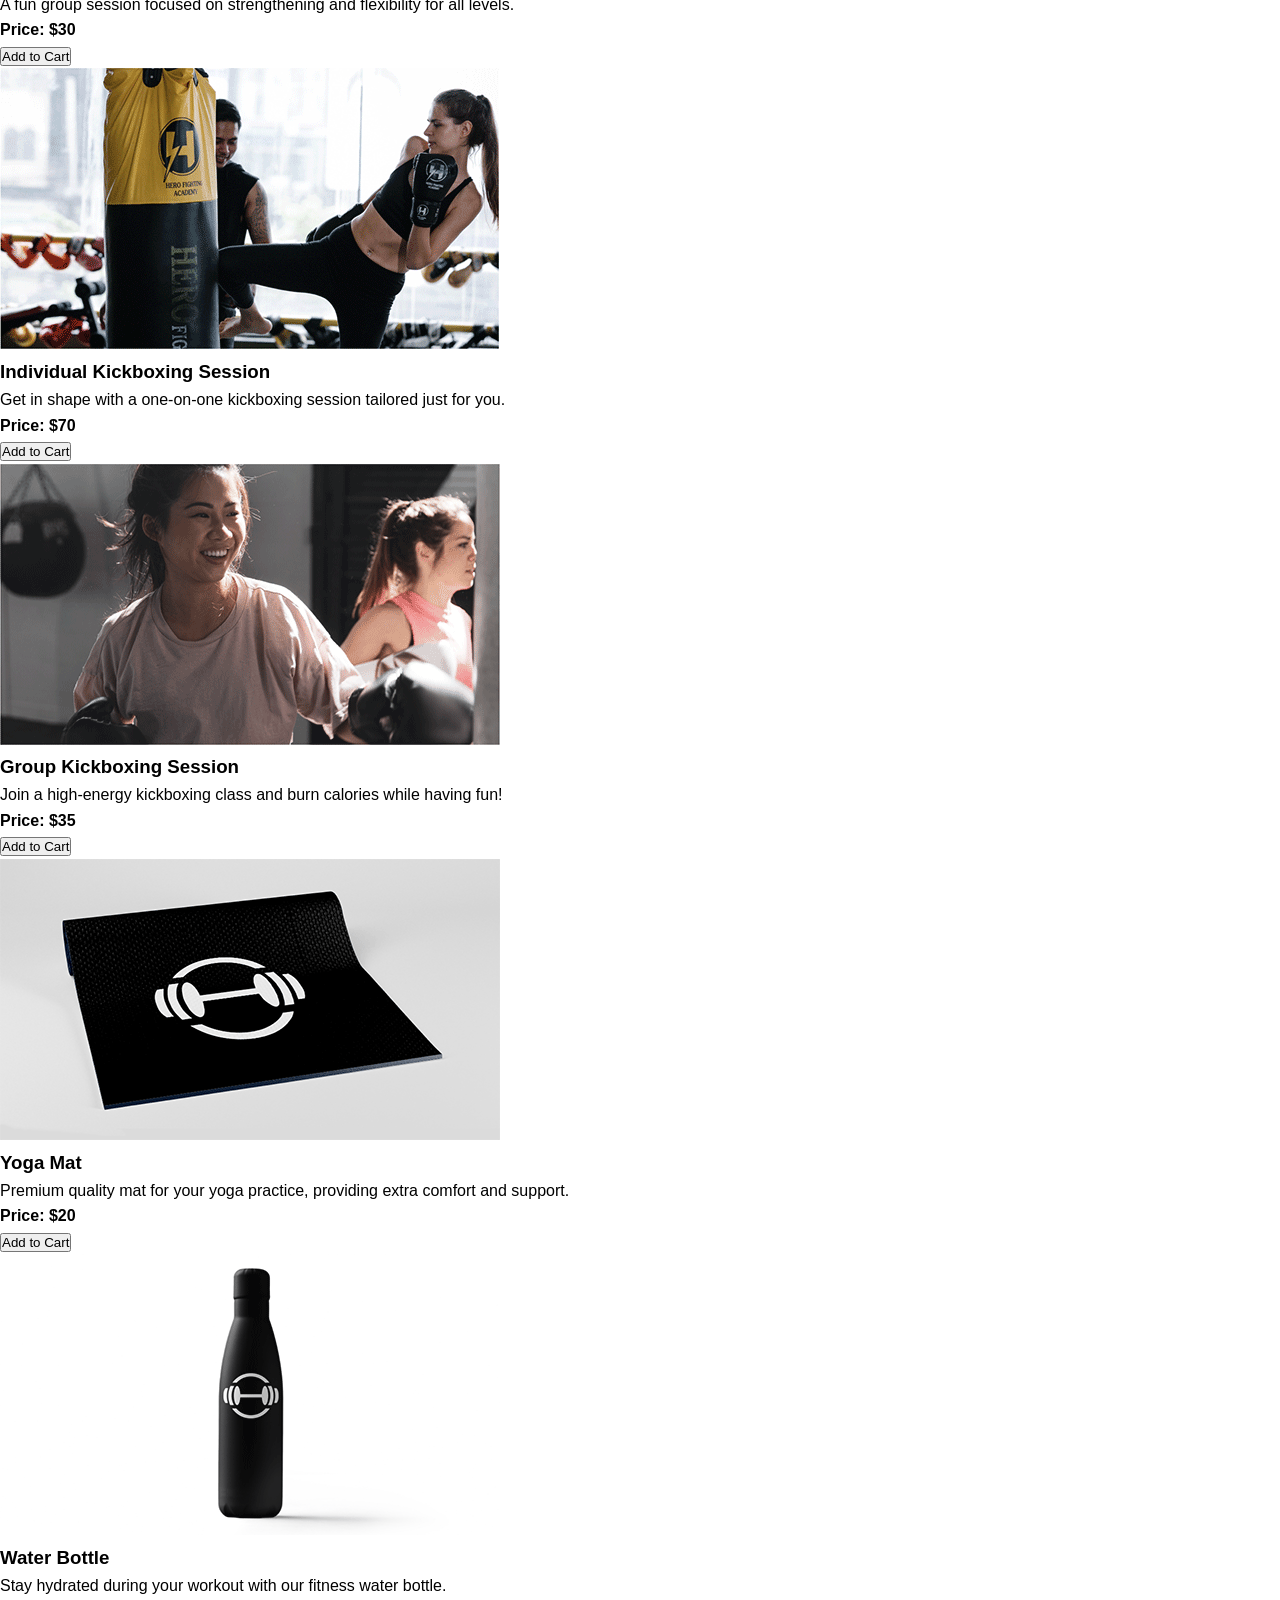
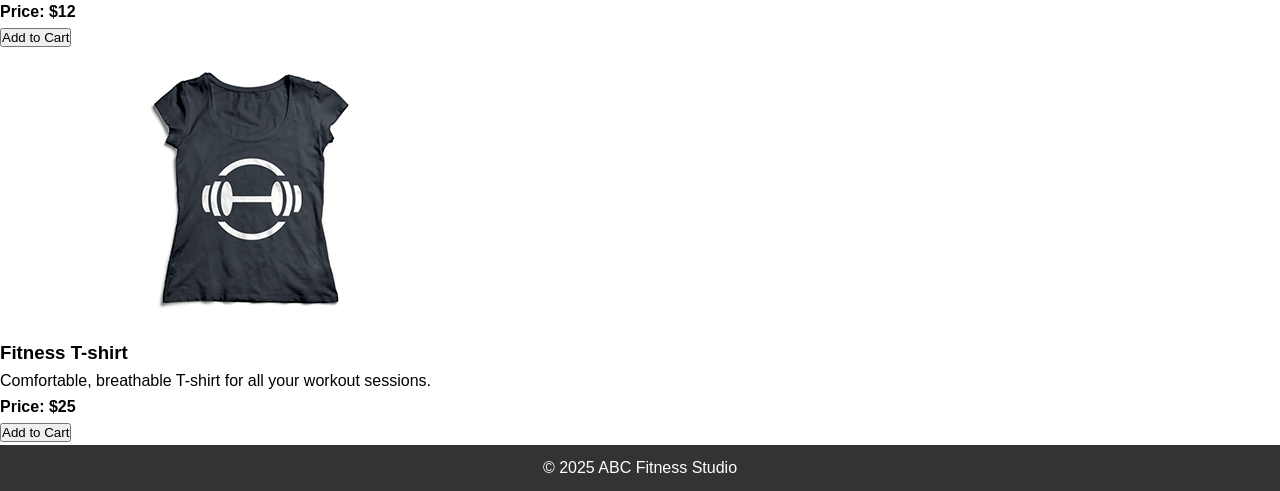
<file: services.html>
<!DOCTYPE html>
<html lang="en">
<head>
    <meta charset="UTF-8">
    <meta name="viewport" content="width=device-width, initial-scale=1.0">
    <title>Services | ABC Fitness Studio</title>
    <link rel="stylesheet" href="style.css">
</head>
<body>
    <!-- Navigation -->
    <header>
        <nav aria-label="Main navigation">
            <ul>
                <li><a href="index.html">Home</a></li>
                <li><a href="about.html">About Us</a></li>
                <li><a href="services.html">Services</a></li>
                <li><a href="schedule.html">Schedule</a></li>
                <li><a href="contact.html">Contact</a></li>
                <li><a href="cart.html" id="cart-link">Cart (0)</a></li>
            </ul>
        </nav>
    </header>

    <!-- Services Section -->
    <section id="services">
        <h2>Our Services & Shop</h2>

        <!-- Individual Yoga Session -->
        <div class="service">
            <img src="images/Client2_IndividualYoga.png" alt="Yoga session image">
            <h3>Individual Yoga Session</h3>
            <p>One-on-one coaching with a certified yoga instructor. Perfect for personalized attention.</p>
            <p><strong>Price: $50</strong></p>
            <button onclick="addToCart('Individual Yoga Session', 50)">Add to Cart</button>
        </div>

        <!-- Group Yoga Session -->
        <div class="service">
            <img src="images/Client2_GroupYoga.png" alt="Group yoga session image">
            <h3>Group Yoga Session</h3>
            <p>Join a group of like-minded individuals for a relaxing yoga session.</p>
            <p><strong>Price: $20</strong></p>
            <button onclick="addToCart('Group Yoga Session', 20)">Add to Cart</button>
        </div>

        <!-- Individual Pilates Session -->
        <div class="service">
            <img src="images/Client2_IndividualPilates.png" alt="Pilates session image">
            <h3>Individual Pilates Session</h3>
            <p>Private Pilates sessions to strengthen your core and improve flexibility.</p>
            <p><strong>Price: $60</strong></p>
            <button onclick="addToCart('Individual Pilates Session', 60)">Add to Cart</button>
        </div>

        <!-- Group Pilates Session -->
        <div class="service">
            <img src="images/Client2_GroupPilates.png" alt="Group pilates session image">
            <h3>Group Pilates Session</h3>
            <p>A fun group session focused on strengthening and flexibility for all levels.</p>
            <p><strong>Price: $30</strong></p>
            <button onclick="addToCart('Group Pilates Session', 30)">Add to Cart</button>
        </div>

        <!-- Individual Kickboxing Session -->
        <div class="service">
            <img src="images/Client2_IndividualKickboxing.png" alt="Kickboxing session image">
            <h3>Individual Kickboxing Session</h3>
            <p>Get in shape with a one-on-one kickboxing session tailored just for you.</p>
            <p><strong>Price: $70</strong></p>
            <button onclick="addToCart('Individual Kickboxing Session', 70)">Add to Cart</button>
        </div>

        <!-- Group Kickboxing Session -->
        <div class="service">
            <img src="images/Client2_GroupKickboxing.png" alt="Group kickboxing session image">
            <h3>Group Kickboxing Session</h3>
            <p>Join a high-energy kickboxing class and burn calories while having fun!</p>
            <p><strong>Price: $35</strong></p>
            <button onclick="addToCart('Group Kickboxing Session', 35)">Add to Cart</button>
        </div>

        <!-- Yoga Mat -->
        <div class="service">
            <img src="images/Client2_YogaMat.png" alt="Yoga mat image">
            <h3>Yoga Mat</h3>
            <p>Premium quality mat for your yoga practice, providing extra comfort and support.</p>
            <p><strong>Price: $20</strong></p>
            <button onclick="addToCart('Yoga Mat', 20)">Add to Cart</button>
        </div>

        <!-- Water Bottle -->
        <div class="service">
            <img src="images/Client2_WaterBottle.png" alt="Water bottle image">
            <h3>Water Bottle</h3>
            <p>Stay hydrated during your workout with our fitness water bottle.</p>
            <p><strong>Price: $12</strong></p>
            <button onclick="addToCart('Water Bottle', 12)">Add to Cart</button>
        </div>

        <!-- T-shirt -->
        <div class="service">
            <img src="images/Client2_TeeShirt.png" alt="Fitness T-shirt image">
            <h3>Fitness T-shirt</h3>
            <p>Comfortable, breathable T-shirt for all your workout sessions.</p>
            <p><strong>Price: $25</strong></p>
            <button onclick="addToCart('T-shirt', 25)">Add to Cart</button>
        </div>
    </section>

    <!-- Cart Section -->
    <section id="cart" style="display:none;">
        <h2>Your Cart</h2>
        <div id="cart-items">
            <!-- Cart items will appear here -->
        </div>
        <p id="cart-total">Total: $0</p>
        <button onclick="checkout()">Proceed to Checkout</button>
    </section>

    <footer>
        <p>&copy; 2025 ABC Fitness Studio</p>
    </footer>

    <script src="script.js"></script>
</body>
</html>
</file>
<file: style.css>
/* General Styles */
* {
    margin: 0;
    padding: 0;
    box-sizing: border-box;
}

body {
    font-family: Arial, sans-serif;
    line-height: 1.6;
}

header {
    background: #333;
    color: white;
    padding: 10px 0;
    text-align: center;
    display: flex;
    justify-content: space-between;
    align-items: center;
    padding: 10px 20px;
}

.logo-container {
    flex-grow: 1;
}

#logo {
    width: 120px; /* Adjusted the logo size to 120px */
    height: auto;
}

/* Navigation */
nav ul {
    list-style-type: none;
    display: flex;
    justify-content: center;
    margin: 0;
    padding: 0;
}

nav ul li {
    margin-right: 20px;
}

nav ul li a {
    color: white;
    text-decoration: none;
    font-size: 18px;
}

h1, h2, h3 {
    font-weight: bold;
}

/* Hero Section */
#home {
    padding: 50px 20px;
    text-align: center;
}

.hero h1 {
    font-size: 3em;
}

.hero p {
    font-size: 1.5em;
}

/* Footer */
footer {
    background-color: #333;
    color: white;
    text-align: center;
    padding: 10px 0;
}
</file>
<file: vex/style.css>
:root {
  --bg: #07090d;
  --bg2: #0d1117;
  --panel: #111620;
  --line: #1f2735;
  --text: #e8ecf2;
  --muted: #8691a4;
  --accent: #6ee7f9;      /* cold cyan */
  --accent2: #f5b14c;     /* amber */
  --me: #1a2333;
  --danger: #ff6b6b;
  --radius: 16px;
  --font: "Inter", ui-sans-serif, system-ui, -apple-system, "Segoe UI", Roboto, sans-serif;
  --mono: ui-monospace, "SF Mono", Menlo, Consolas, monospace;
  color-scheme: dark;
}

* { box-sizing: border-box; }
html, body { height: 100%; }
body {
  margin: 0;
  background:
    radial-gradient(1200px 600px at 50% -200px, #0f1a2a 0%, transparent 60%),
    var(--bg);
  color: var(--text);
  font: 16px/1.55 var(--font);
  display: flex;
  flex-direction: column;
  overflow: hidden;
}
.grain {
  position: fixed; inset: 0; pointer-events: none; opacity: .05; z-index: 0;
  background-image: repeating-linear-gradient(0deg, #fff 0 1px, transparent 1px 3px);
}
button, input, select, textarea { font: inherit; color: inherit; }

/* Header */
.top {
  position: relative; z-index: 2;
  display: flex; align-items: center; justify-content: space-between; gap: 12px;
  padding: max(12px, env(safe-area-inset-top)) 16px 12px;
  border-bottom: 1px solid var(--line);
  background: color-mix(in srgb, var(--bg) 80%, transparent);
  backdrop-filter: blur(10px);
}
.brand { display: flex; align-items: center; gap: 12px; min-width: 0; }
.brand h1 { margin: 0; font-size: 18px; letter-spacing: .32em; font-weight: 700; }
.brand .tag { margin: 0; font-size: 12px; color: var(--muted); white-space: nowrap; overflow: hidden; text-overflow: ellipsis; }
.status { display: flex; align-items: center; gap: 6px; flex-shrink: 0; }
.pill {
  display: inline-flex; align-items: center; gap: 8px;
  border: 1px solid var(--line); background: var(--panel);
  padding: 6px 12px; border-radius: 999px; cursor: pointer; font-size: 13px;
}
.pill:hover { border-color: #334; }
.dot { width: 8px; height: 8px; border-radius: 50%; background: var(--muted); box-shadow: 0 0 8px currentColor; }
.dot.cloud { background: var(--accent); color: var(--accent); }
.dot.local { background: var(--accent2); color: var(--accent2); }
.icon-btn {
  display: grid; place-items: center; width: 36px; height: 36px;
  border: 1px solid transparent; background: transparent; border-radius: 10px; cursor: pointer; color: var(--muted);
}
.icon-btn:hover { color: var(--text); border-color: var(--line); }

/* The core: VEX's "face" */
.core { position: relative; border-radius: 50%; flex-shrink: 0; }
.core span {
  position: absolute; inset: 0; border-radius: 50%;
  border: 1.5px solid var(--accent);
  opacity: .7;
}
.core span:nth-child(1) { transform: rotateX(70deg); animation: spin 9s linear infinite; }
.core span:nth-child(2) { transform: rotateY(70deg); animation: spin 13s linear infinite reverse; border-color: var(--accent2); opacity: .55; }
.core span:nth-child(3) { inset: 32%; border: none; background: radial-gradient(circle, #fff 0%, var(--accent) 45%, transparent 72%); animation: pulse 3.2s ease-in-out infinite; }
.core i { position: absolute; inset: -20%; border-radius: 50%; background: radial-gradient(circle, color-mix(in srgb, var(--accent) 22%, transparent), transparent 65%); }
.core.small { width: 34px; height: 34px; }
.core.big { width: 120px; height: 120px; margin: 0 auto 24px; }
body.thinking .core span:nth-child(3) { animation-duration: .7s; }
body.thinking .core span:nth-child(1) { animation-duration: 2s; }
@keyframes spin { to { rotate: 360deg; } }
@keyframes pulse { 50% { transform: scale(.75); opacity: .6; } }

/* Chat */
.chat {
  position: relative; z-index: 1;
  flex: 1; overflow-y: auto; padding: 24px 16px 12px;
  scroll-behavior: smooth;
}
.chat > * { max-width: 760px; margin-left: auto; margin-right: auto; }
.intro { text-align: center; padding: 6vh 0 24px; }
.intro h2 { font-size: clamp(24px, 5vw, 34px); margin: 0 0 10px; letter-spacing: -.01em; }
.intro p { color: var(--muted); max-width: 520px; margin: 0 auto 22px; }
.starters { display: grid; grid-template-columns: repeat(auto-fit, minmax(220px, 1fr)); gap: 10px; text-align: left; }
.starter {
  background: var(--panel); border: 1px solid var(--line); border-radius: 12px;
  padding: 12px 14px; cursor: pointer; color: var(--text); font-size: 14px; text-align: left;
  transition: border-color .15s, transform .15s;
}
.starter:hover { border-color: color-mix(in srgb, var(--accent) 50%, var(--line)); transform: translateY(-1px); }
.fine { font-size: 13px; margin-top: 22px !important; color: var(--muted); }

.msg { display: flex; gap: 12px; margin-bottom: 18px; animation: rise .25s ease-out; }
@keyframes rise { from { opacity: 0; transform: translateY(6px); } }
.msg .who { flex-shrink: 0; padding-top: 4px; }
.msg.user { justify-content: flex-end; }
.msg.user .bubble {
  background: var(--me); border: 1px solid var(--line);
  border-radius: var(--radius) var(--radius) 4px var(--radius);
  padding: 10px 14px; max-width: 85%;
  white-space: pre-wrap; word-wrap: break-word;
}
.msg.bot .bubble { min-width: 0; flex: 1; padding-top: 2px; }
.msg.bot .bubble p { margin: 0 0 .7em; }
.msg.bot .bubble p:last-child { margin-bottom: 0; }
.msg.bot .bubble ul, .msg.bot .bubble ol { margin: 0 0 .7em; padding-left: 1.3em; }
.msg.bot .bubble code { font-family: var(--mono); font-size: .9em; background: var(--panel); border: 1px solid var(--line); padding: 1px 5px; border-radius: 5px; }
.msg.bot .bubble pre { background: var(--panel); border: 1px solid var(--line); border-radius: 10px; padding: 12px; overflow-x: auto; }
.msg.bot .bubble pre code { border: none; padding: 0; background: none; }
.msg.bot .bubble a { color: var(--accent); }
.meta { display: flex; flex-wrap: wrap; gap: 6px; margin-top: 8px; font-size: 12px; color: var(--muted); }
.chip {
  border: 1px solid var(--line); border-radius: 999px; padding: 2px 9px;
  background: var(--bg2); color: var(--muted); text-decoration: none; max-width: 260px;
  white-space: nowrap; overflow: hidden; text-overflow: ellipsis;
}
a.chip:hover { color: var(--accent); border-color: var(--accent); }
.chip.learned { color: var(--accent2); border-color: color-mix(in srgb, var(--accent2) 40%, var(--line)); }
.err { color: var(--danger); }
.msg.user.failed .bubble { opacity: .55; border-style: dashed; }
.read {
  margin: 0 0 10px; border: 1px solid var(--line); border-left: 2px solid var(--accent2);
  border-radius: 10px; background: var(--bg2); font-size: 13.5px;
}
.read summary {
  cursor: pointer; padding: 6px 12px; color: var(--accent2); font-size: 12px;
  letter-spacing: .12em; text-transform: uppercase; list-style: none;
}
.read summary::-webkit-details-marker { display: none; }
.read summary::before { content: "▸ "; }
.read[open] summary::before { content: "▾ "; }
.read div { display: grid; grid-template-columns: 120px 1fr; gap: 10px; padding: 4px 12px; }
.read div:last-child { padding-bottom: 10px; }
.read b { color: var(--muted); font-weight: 500; }
@media (max-width: 520px) { .read div { grid-template-columns: 1fr; gap: 0; } }
.cursor::after { content: "▍"; color: var(--accent); animation: blink 1s steps(2) infinite; margin-left: 1px; }
@keyframes blink { 50% { opacity: 0; } }
.typing { display: inline-flex; gap: 4px; padding-top: 8px; }
.typing b { width: 6px; height: 6px; border-radius: 50%; background: var(--accent); animation: bob 1s infinite; }
.typing b:nth-child(2) { animation-delay: .15s; } .typing b:nth-child(3) { animation-delay: .3s; }
@keyframes bob { 50% { transform: translateY(-4px); opacity: .4; } }

/* Loading bar */
.loadbar { position: relative; z-index: 2; max-width: 760px; width: calc(100% - 32px); margin: 0 auto 8px; font-size: 12px; color: var(--muted); }
.track { height: 3px; background: var(--line); border-radius: 3px; overflow: hidden; margin-top: 4px; }
.fill { height: 100%; width: 0; background: linear-gradient(90deg, var(--accent2), var(--accent)); transition: width .3s; }

/* Composer */
.composer {
  position: relative; z-index: 2;
  display: flex; gap: 8px; align-items: flex-end;
  max-width: 760px; width: calc(100% - 32px);
  margin: 0 auto max(14px, env(safe-area-inset-bottom));
  background: var(--panel); border: 1px solid var(--line); border-radius: 18px;
  padding: 8px 8px 8px 16px;
  transition: border-color .15s;
}
.composer:focus-within { border-color: color-mix(in srgb, var(--accent) 45%, var(--line)); }
.composer textarea {
  flex: 1; resize: none; border: 0; outline: 0; background: transparent;
  max-height: 180px; padding: 8px 0; line-height: 1.45;
}
.send {
  width: 40px; height: 40px; border-radius: 12px; border: 0; cursor: pointer;
  background: var(--accent); color: #031018; display: grid; place-items: center;
}
.send:disabled { opacity: .35; cursor: default; }

/* Dialogs */
.sheet {
  border: 1px solid var(--line); border-radius: 18px; padding: 0;
  background: var(--bg2); color: var(--text);
  width: min(560px, calc(100% - 24px)); max-height: calc(100% - 40px);
}
.sheet::backdrop { background: rgba(0,0,0,.6); backdrop-filter: blur(3px); }
.sheet-body { padding: 20px; display: flex; flex-direction: column; gap: 14px; }
.sheet h3 { margin: 0; font-size: 18px; }
fieldset { border: 1px solid var(--line); border-radius: 12px; padding: 12px 14px; margin: 0; display: flex; flex-direction: column; gap: 12px; }
legend { padding: 0 6px; color: var(--muted); font-size: 13px; }
.field { display: flex; flex-direction: column; gap: 6px; font-size: 14px; }
.field small, .muted { color: var(--muted); font-size: 12.5px; margin: 0; }
input:not([type=checkbox]):not([type=file]), select {
  background: var(--panel); border: 1px solid var(--line); border-radius: 10px; padding: 9px 11px; width: 100%;
}
input:focus, select:focus { outline: 2px solid color-mix(in srgb, var(--accent) 40%, transparent); outline-offset: 0; }
.check { display: flex; gap: 10px; align-items: center; font-size: 14px; }
.row { display: flex; gap: 8px; align-items: center; flex-wrap: wrap; }
.row.end { justify-content: flex-end; }
.grow { flex: 1; min-width: 0; }
.primary, .ghost {
  border-radius: 10px; padding: 9px 14px; cursor: pointer; font-size: 14px; border: 1px solid var(--line);
}
.primary { background: var(--accent); color: #031018; border-color: var(--accent); font-weight: 600; }
.ghost { background: transparent; }
.ghost:hover { border-color: #3a4558; }
.danger { color: var(--danger); margin-right: auto; }
.filebtn { display: inline-block; }
.memtabs { display: flex; gap: 6px; }
.memtab { border: 1px solid var(--line); background: transparent; border-radius: 999px; padding: 5px 12px; font-size: 13px; cursor: pointer; color: var(--muted); }
.memtab.on { color: var(--text); border-color: var(--accent); }
.memlist { list-style: none; margin: 0; padding: 0; display: flex; flex-direction: column; gap: 6px; max-height: 40vh; overflow-y: auto; }
.memlist li { display: flex; gap: 10px; align-items: flex-start; background: var(--panel); border: 1px solid var(--line); border-radius: 10px; padding: 9px 11px; font-size: 14px; }
.memlist li span { flex: 1; }
.memlist li small { display: block; color: var(--muted); font-size: 11.5px; margin-top: 2px; }
.memlist li button { background: none; border: 0; color: var(--muted); cursor: pointer; font-size: 16px; line-height: 1; padding: 2px 4px; }
.memlist li button:hover { color: var(--danger); }
.memlist .empty { justify-content: center; color: var(--muted); background: transparent; border-style: dashed; }

@media (max-width: 520px) {
  .brand .tag { display: none; }
  .msg.user .bubble { max-width: 92%; }
}
@media (prefers-reduced-motion: reduce) {
  *, *::before, *::after { animation: none !important; transition: none !important; }
}

/* Voice */
#voiceBtn .wave { display: none; }
#voiceBtn.on { color: var(--accent); }
#voiceBtn.on .wave { display: inline; }
#voiceBtn.on .mute { display: none; }
button.chip { cursor: pointer; font: inherit; font-size: 12px; }
button.chip.play:hover { color: var(--accent); border-color: var(--accent); }
.toast {
  position: fixed; left: 50%; bottom: 96px; transform: translateX(-50%); z-index: 50;
  max-width: min(520px, calc(100% - 32px)); background: var(--panel); border: 1px solid var(--line);
  border-left: 3px solid var(--accent2); border-radius: 12px; padding: 10px 14px; font-size: 14px;
  box-shadow: 0 10px 30px rgba(0,0,0,.4); animation: rise .2s ease-out;
}

/* Toolbar above the message box */
.toolbar {
  position: relative; z-index: 2; display: flex; align-items: center; gap: 6px; flex-wrap: wrap;
  max-width: 760px; width: calc(100% - 32px); margin: 0 auto 8px;
}
.toolbar .spacer { flex: 1; }
.tool {
  display: inline-flex; align-items: center; gap: 6px; height: 32px; padding: 0 10px;
  border: 1px solid var(--line); border-radius: 999px; background: var(--panel);
  font-size: 13px; color: var(--text); cursor: pointer;
}
.tool:hover { border-color: #3a4558; }
.tool.sel { padding: 0; }
.tool.sel select {
  appearance: none; -webkit-appearance: none; border: 0; background: transparent; width: auto;
  padding: 0 26px 0 12px; height: 30px; border-radius: 999px; cursor: pointer; font-size: 13px;
  background-image: linear-gradient(45deg, transparent 50%, var(--muted) 50%), linear-gradient(135deg, var(--muted) 50%, transparent 50%);
  background-position: calc(100% - 14px) 13px, calc(100% - 10px) 13px; background-size: 4px 4px; background-repeat: no-repeat;
}
.tool.sel select:focus { outline: none; }
.tool.sel:focus-within { border-color: var(--accent); }
.talk { background: color-mix(in srgb, var(--accent) 14%, var(--panel)); border-color: color-mix(in srgb, var(--accent) 45%, var(--line)); font-weight: 600; }
.talk.on { background: var(--danger); border-color: var(--danger); color: #fff; }

.cbtn {
  width: 40px; height: 40px; border: 0; background: transparent; color: var(--muted);
  display: grid; place-items: center; border-radius: 12px; cursor: pointer; flex-shrink: 0;
}
.cbtn:hover { color: var(--text); background: var(--bg2); }
.cbtn.on { color: var(--danger); animation: pulse 1.2s ease-in-out infinite; }
.composer { padding-left: 6px; }

/* Pending attachments */
.pending { position: relative; z-index: 2; display: flex; gap: 8px; flex-wrap: wrap; max-width: 760px; width: calc(100% - 32px); margin: 0 auto 8px; }
.att { display: flex; align-items: center; gap: 8px; background: var(--panel); border: 1px solid var(--line); border-radius: 10px; padding: 4px 6px 4px 4px; font-size: 12.5px; max-width: 220px; }
.att img { width: 36px; height: 36px; object-fit: cover; border-radius: 7px; }
.att .ext { width: 36px; height: 36px; display: grid; place-items: center; border-radius: 7px; background: var(--bg2); color: var(--accent2); font-weight: 700; font-size: 11px; }
.att .nm { overflow: hidden; text-overflow: ellipsis; white-space: nowrap; flex: 1; }
.att button { background: none; border: 0; color: var(--muted); cursor: pointer; font-size: 16px; }
.sent-files { display: flex; gap: 6px; flex-wrap: wrap; margin-bottom: 6px; }
.sent-files img { max-width: 180px; max-height: 140px; border-radius: 10px; display: block; }
body.dropping .composer { border-color: var(--accent); box-shadow: 0 0 0 3px color-mix(in srgb, var(--accent) 25%, transparent); }

/* Status line while working */
.live-status { display: inline-block; margin-left: 10px; font-size: 13px; color: var(--muted); vertical-align: 2px; }

/* BS meter */
.bs { display: flex; align-items: center; gap: 10px; margin: 0 0 10px; font-size: 12px; }
.bs-label { color: var(--muted); letter-spacing: .1em; text-transform: uppercase; font-size: 11px; white-space: nowrap; }
.bs-track { flex: 1; max-width: 220px; height: 6px; border-radius: 6px; background: var(--line); overflow: hidden; }
.bs-fill { height: 100%; border-radius: 6px; transition: width .6s cubic-bezier(.2,.9,.3,1.2); }
.bs-val { font-weight: 600; white-space: nowrap; font-variant-numeric: tabular-nums; }

/* Deep reasoning panel */
.deep { margin: 0 0 10px; border: 1px solid var(--line); border-left: 2px solid var(--accent); border-radius: 10px; background: var(--bg2); font-size: 13px; }
.deep summary { cursor: pointer; padding: 6px 12px; color: var(--accent); font-size: 12px; letter-spacing: .12em; text-transform: uppercase; list-style: none; }
.deep summary::-webkit-details-marker { display: none; }
.deep summary::before { content: "▸ "; }
.deep[open] summary::before { content: "▾ "; }
.deep-body { padding: 0 12px 12px; white-space: pre-wrap; color: var(--muted); max-height: 340px; overflow-y: auto; }

/* Drawings */
.art { margin: 6px 0 12px; }
.art img { display: block; width: 100%; max-width: 360px; max-height: 360px; object-fit: contain; border-radius: 12px; border: 1px solid var(--line); background: #fff1; }
.art figcaption { font-size: 12px; margin-top: 4px; }

/* Hands-free call screen */
.call { position: fixed; inset: 0; z-index: 40; display: grid; place-items: center; background: color-mix(in srgb, var(--bg) 92%, transparent); backdrop-filter: blur(12px); }
.call[hidden] { display: none; }
.call-inner { text-align: center; padding: 24px; max-width: 560px; width: 100%; }
.core.huge { width: 200px; height: 200px; margin: 0 auto 32px; }
.call[data-state="speaking"] .core span:nth-child(3) { animation-duration: .45s; }
.call[data-state="speaking"] .core span:nth-child(1) { animation-duration: 2.5s; }
.call[data-state="thinking"] .core span:nth-child(1), .call[data-state="thinking"] .core span:nth-child(2) { animation-duration: 1.2s; }
.call[data-state="listening"] .core span:nth-child(3) { animation-duration: 2.4s; }
.call-state { font-size: 20px; font-weight: 600; letter-spacing: .02em; }
.call-heard { min-height: 3em; margin: 14px auto 0; color: var(--muted); font-size: 17px; max-width: 460px; }
.call-tip { color: var(--muted); font-size: 13px; margin: 18px 0 22px; }
.endcall { background: var(--danger); color: #fff; border: 0; border-radius: 999px; padding: 12px 34px; font-size: 16px; font-weight: 600; cursor: pointer; }

@media (max-width: 520px) {
  .core.huge { width: 150px; height: 150px; }
  .tool { font-size: 12.5px; }
}
</file>
<file: docs/vex/style.css>
[hidden] { display: none !important; }
:root {
  --bg: #07090d;
  --bg2: #0d1117;
  --panel: #111620;
  --line: #1f2735;
  --text: #e8ecf2;
  --muted: #8691a4;
  --accent: #6ee7f9;      /* cold cyan */
  --accent2: #f5b14c;     /* amber */
  --me: #1a2333;
  --danger: #ff6b6b;
  --radius: 16px;
  --font: "Inter", ui-sans-serif, system-ui, -apple-system, "Segoe UI", Roboto, sans-serif;
  --mono: ui-monospace, "SF Mono", Menlo, Consolas, monospace;
  color-scheme: dark;
}

* { box-sizing: border-box; }
html, body { height: 100%; }
body {
  margin: 0;
  background:
    radial-gradient(1200px 600px at 50% -200px, #0f1a2a 0%, transparent 60%),
    var(--bg);
  color: var(--text);
  font: 16px/1.55 var(--font);
  display: flex;
  flex-direction: column;
  overflow: hidden;
}
.grain {
  position: fixed; inset: 0; pointer-events: none; opacity: .05; z-index: 0;
  background-image: repeating-linear-gradient(0deg, #fff 0 1px, transparent 1px 3px);
}
button, input, select, textarea { font: inherit; color: inherit; }

/* Header */
.top {
  position: relative; z-index: 2;
  display: flex; align-items: center; justify-content: space-between; gap: 12px;
  padding: max(12px, env(safe-area-inset-top)) 16px 12px;
  border-bottom: 1px solid var(--line);
  background: color-mix(in srgb, var(--bg) 80%, transparent);
  backdrop-filter: blur(10px);
}
.brand { display: flex; align-items: center; gap: 12px; min-width: 0; }
.brand h1 { margin: 0; font-size: 18px; letter-spacing: .32em; font-weight: 700; }
.brand .tag { margin: 0; font-size: 12px; color: var(--muted); white-space: nowrap; overflow: hidden; text-overflow: ellipsis; }
.status { display: flex; align-items: center; gap: 6px; flex-shrink: 0; }
.pill {
  display: inline-flex; align-items: center; gap: 8px;
  border: 1px solid var(--line); background: var(--panel);
  padding: 6px 12px; border-radius: 999px; cursor: pointer; font-size: 13px;
}
.pill:hover { border-color: #334; }
.dot { width: 8px; height: 8px; border-radius: 50%; background: var(--muted); box-shadow: 0 0 8px currentColor; }
.dot.cloud { background: var(--accent); color: var(--accent); }
.dot.local { background: var(--accent2); color: var(--accent2); }
.icon-btn {
  display: grid; place-items: center; width: 36px; height: 36px;
  border: 1px solid transparent; background: transparent; border-radius: 10px; cursor: pointer; color: var(--muted);
}
.icon-btn:hover { color: var(--text); border-color: var(--line); }

/* The core: VEX's "face" */
.core { position: relative; border-radius: 50%; flex-shrink: 0; }
.core span {
  position: absolute; inset: 0; border-radius: 50%;
  border: 1.5px solid var(--accent);
  opacity: .7;
}
.core span:nth-child(1) { transform: rotateX(70deg); animation: spin 9s linear infinite; }
.core span:nth-child(2) { transform: rotateY(70deg); animation: spin 13s linear infinite reverse; border-color: var(--accent2); opacity: .55; }
.core span:nth-child(3) { inset: 32%; border: none; background: radial-gradient(circle, #fff 0%, var(--accent) 45%, transparent 72%); animation: pulse 3.2s ease-in-out infinite; }
.core i { position: absolute; inset: -20%; border-radius: 50%; background: radial-gradient(circle, color-mix(in srgb, var(--accent) 22%, transparent), transparent 65%); }
.core.small { width: 34px; height: 34px; }
.core.big { width: 120px; height: 120px; margin: 0 auto 24px; }
body.thinking .core span:nth-child(3) { animation-duration: .7s; }
body.thinking .core span:nth-child(1) { animation-duration: 2s; }
@keyframes spin { to { rotate: 360deg; } }
@keyframes pulse { 50% { transform: scale(.75); opacity: .6; } }

/* Chat */
.chat {
  position: relative; z-index: 1;
  flex: 1; overflow-y: auto; padding: 24px 16px 12px;
  scroll-behavior: smooth;
}
.chat > * { max-width: 760px; margin-left: auto; margin-right: auto; }
.intro { text-align: center; padding: 6vh 0 24px; }
.intro h2 { font-size: clamp(24px, 5vw, 34px); margin: 0 0 10px; letter-spacing: -.01em; }
.intro p { color: var(--muted); max-width: 520px; margin: 0 auto 22px; }
.starters { display: grid; grid-template-columns: repeat(auto-fit, minmax(220px, 1fr)); gap: 10px; text-align: left; }
.starter {
  background: var(--panel); border: 1px solid var(--line); border-radius: 12px;
  padding: 12px 14px; cursor: pointer; color: var(--text); font-size: 14px; text-align: left;
  transition: border-color .15s, transform .15s;
}
.starter:hover { border-color: color-mix(in srgb, var(--accent) 50%, var(--line)); transform: translateY(-1px); }
.fine { font-size: 13px; margin-top: 22px !important; color: var(--muted); }

.msg { display: flex; gap: 12px; margin-bottom: 18px; animation: rise .25s ease-out; }
@keyframes rise { from { opacity: 0; transform: translateY(6px); } }
.msg .who { flex-shrink: 0; padding-top: 4px; }
.msg.user { justify-content: flex-end; }
.msg.user .bubble {
  background: var(--me); border: 1px solid var(--line);
  border-radius: var(--radius) var(--radius) 4px var(--radius);
  padding: 10px 14px; max-width: 85%;
  white-space: pre-wrap; word-wrap: break-word;
}
.msg.bot .bubble { min-width: 0; flex: 1; padding-top: 2px; }
.msg.bot .bubble p { margin: 0 0 .7em; }
.msg.bot .bubble p:last-child { margin-bottom: 0; }
.msg.bot .bubble ul, .msg.bot .bubble ol { margin: 0 0 .7em; padding-left: 1.3em; }
.msg.bot .bubble code { font-family: var(--mono); font-size: .9em; background: var(--panel); border: 1px solid var(--line); padding: 1px 5px; border-radius: 5px; }
.msg.bot .bubble pre { background: var(--panel); border: 1px solid var(--line); border-radius: 10px; padding: 12px; overflow-x: auto; }
.msg.bot .bubble pre code { border: none; padding: 0; background: none; }
.msg.bot .bubble a { color: var(--accent); }
.meta { display: flex; flex-wrap: wrap; gap: 6px; margin-top: 8px; font-size: 12px; color: var(--muted); }
.chip {
  border: 1px solid var(--line); border-radius: 999px; padding: 2px 9px;
  background: var(--bg2); color: var(--muted); text-decoration: none; max-width: 260px;
  white-space: nowrap; overflow: hidden; text-overflow: ellipsis;
}
a.chip:hover { color: var(--accent); border-color: var(--accent); }
.chip.learned { color: var(--accent2); border-color: color-mix(in srgb, var(--accent2) 40%, var(--line)); }
.err { color: var(--danger); }
.msg.user.failed .bubble { opacity: .55; border-style: dashed; }
.read {
  margin: 0 0 10px; border: 1px solid var(--line); border-left: 2px solid var(--accent2);
  border-radius: 10px; background: var(--bg2); font-size: 13.5px;
}
.read summary {
  cursor: pointer; padding: 6px 12px; color: var(--accent2); font-size: 12px;
  letter-spacing: .12em; text-transform: uppercase; list-style: none;
}
.read summary::-webkit-details-marker { display: none; }
.read summary::before { content: "▸ "; }
.read[open] summary::before { content: "▾ "; }
.read div { display: grid; grid-template-columns: 120px 1fr; gap: 10px; padding: 4px 12px; }
.read div:last-child { padding-bottom: 10px; }
.read b { color: var(--muted); font-weight: 500; }
@media (max-width: 520px) { .read div { grid-template-columns: 1fr; gap: 0; } }
.cursor::after { content: "▍"; color: var(--accent); animation: blink 1s steps(2) infinite; margin-left: 1px; }
@keyframes blink { 50% { opacity: 0; } }
.typing { display: inline-flex; gap: 4px; padding-top: 8px; }
.typing b { width: 6px; height: 6px; border-radius: 50%; background: var(--accent); animation: bob 1s infinite; }
.typing b:nth-child(2) { animation-delay: .15s; } .typing b:nth-child(3) { animation-delay: .3s; }
@keyframes bob { 50% { transform: translateY(-4px); opacity: .4; } }

/* Loading bar */
.loadbar { position: relative; z-index: 2; max-width: 760px; width: calc(100% - 32px); margin: 0 auto 8px; font-size: 12px; color: var(--muted); }
.track { height: 3px; background: var(--line); border-radius: 3px; overflow: hidden; margin-top: 4px; }
.fill { height: 100%; width: 0; background: linear-gradient(90deg, var(--accent2), var(--accent)); transition: width .3s; }

/* Composer */
.composer {
  position: relative; z-index: 2;
  display: flex; gap: 8px; align-items: flex-end;
  max-width: 760px; width: calc(100% - 32px);
  margin: 0 auto max(14px, env(safe-area-inset-bottom));
  background: var(--panel); border: 1px solid var(--line); border-radius: 18px;
  padding: 8px 8px 8px 16px;
  transition: border-color .15s;
}
.composer:focus-within { border-color: color-mix(in srgb, var(--accent) 45%, var(--line)); }
.composer textarea {
  flex: 1; resize: none; border: 0; outline: 0; background: transparent;
  max-height: 180px; padding: 8px 0; line-height: 1.45;
}
.send {
  width: 40px; height: 40px; border-radius: 12px; border: 0; cursor: pointer;
  background: var(--accent); color: #031018; display: grid; place-items: center;
}
.send:disabled { opacity: .35; cursor: default; }

/* Dialogs */
.sheet {
  border: 1px solid var(--line); border-radius: 18px; padding: 0;
  background: var(--bg2); color: var(--text);
  width: min(560px, calc(100% - 24px)); max-height: calc(100% - 40px);
}
.sheet::backdrop { background: rgba(0,0,0,.6); backdrop-filter: blur(3px); }
.sheet-body { padding: 20px; display: flex; flex-direction: column; gap: 14px; }
.sheet h3 { margin: 0; font-size: 18px; }
fieldset { border: 1px solid var(--line); border-radius: 12px; padding: 12px 14px; margin: 0; display: flex; flex-direction: column; gap: 12px; }
legend { padding: 0 6px; color: var(--muted); font-size: 13px; }
.field { display: flex; flex-direction: column; gap: 6px; font-size: 14px; }
.field small, .muted { color: var(--muted); font-size: 12.5px; margin: 0; }
input:not([type=checkbox]):not([type=file]), select {
  background: var(--panel); border: 1px solid var(--line); border-radius: 10px; padding: 9px 11px; width: 100%;
}
input:focus, select:focus { outline: 2px solid color-mix(in srgb, var(--accent) 40%, transparent); outline-offset: 0; }
.check { display: flex; gap: 10px; align-items: center; font-size: 14px; }
.row { display: flex; gap: 8px; align-items: center; flex-wrap: wrap; }
.row.end { justify-content: flex-end; }
.grow { flex: 1; min-width: 0; }
.primary, .ghost {
  border-radius: 10px; padding: 9px 14px; cursor: pointer; font-size: 14px; border: 1px solid var(--line);
}
.primary { background: var(--accent); color: #031018; border-color: var(--accent); font-weight: 600; }
.ghost { background: transparent; }
.ghost:hover { border-color: #3a4558; }
.danger { color: var(--danger); margin-right: auto; }
.filebtn { display: inline-block; }
.memtabs { display: flex; gap: 6px; }
.memtab { border: 1px solid var(--line); background: transparent; border-radius: 999px; padding: 5px 12px; font-size: 13px; cursor: pointer; color: var(--muted); }
.memtab.on { color: var(--text); border-color: var(--accent); }
.memlist { list-style: none; margin: 0; padding: 0; display: flex; flex-direction: column; gap: 6px; max-height: 40vh; overflow-y: auto; }
.memlist li { display: flex; gap: 10px; align-items: flex-start; background: var(--panel); border: 1px solid var(--line); border-radius: 10px; padding: 9px 11px; font-size: 14px; }
.memlist li span { flex: 1; }
.memlist li small { display: block; color: var(--muted); font-size: 11.5px; margin-top: 2px; }
.memlist li button { background: none; border: 0; color: var(--muted); cursor: pointer; font-size: 16px; line-height: 1; padding: 2px 4px; }
.memlist li button:hover { color: var(--danger); }
.memlist .empty { justify-content: center; color: var(--muted); background: transparent; border-style: dashed; }

@media (max-width: 520px) {
  .brand .tag { display: none; }
  .msg.user .bubble { max-width: 92%; }
}
@media (prefers-reduced-motion: reduce) {
  *, *::before, *::after { animation: none !important; transition: none !important; }
}

/* Voice */
#voiceBtn .wave { display: none; }
#voiceBtn.on { color: var(--accent); }
#voiceBtn.on .wave { display: inline; }
#voiceBtn.on .mute { display: none; }
button.chip { cursor: pointer; font: inherit; font-size: 12px; }
button.chip.play:hover { color: var(--accent); border-color: var(--accent); }
.toast {
  position: fixed; left: 50%; bottom: 96px; transform: translateX(-50%); z-index: 50;
  max-width: min(520px, calc(100% - 32px)); background: var(--panel); border: 1px solid var(--line);
  border-left: 3px solid var(--accent2); border-radius: 12px; padding: 10px 14px; font-size: 14px;
  box-shadow: 0 10px 30px rgba(0,0,0,.4); animation: rise .2s ease-out;
}

/* Toolbar above the message box */
.toolbar {
  position: relative; z-index: 2; display: flex; align-items: center; gap: 6px; flex-wrap: wrap;
  max-width: 760px; width: calc(100% - 32px); margin: 0 auto 8px;
}
.toolbar .spacer { flex: 1; }
.tool {
  display: inline-flex; align-items: center; gap: 6px; height: 32px; padding: 0 10px;
  border: 1px solid var(--line); border-radius: 999px; background: var(--panel);
  font-size: 13px; color: var(--text); cursor: pointer;
}
.tool:hover { border-color: #3a4558; }
.tool.sel { padding: 0; }
.tool.sel select {
  appearance: none; -webkit-appearance: none; border: 0; background: transparent; width: auto;
  padding: 0 26px 0 12px; height: 30px; border-radius: 999px; cursor: pointer; font-size: 13px;
  background-image: linear-gradient(45deg, transparent 50%, var(--muted) 50%), linear-gradient(135deg, var(--muted) 50%, transparent 50%);
  background-position: calc(100% - 14px) 13px, calc(100% - 10px) 13px; background-size: 4px 4px; background-repeat: no-repeat;
}
.tool.sel select:focus { outline: none; }
.tool.sel:focus-within { border-color: var(--accent); }
.talk { background: color-mix(in srgb, var(--accent) 14%, var(--panel)); border-color: color-mix(in srgb, var(--accent) 45%, var(--line)); font-weight: 600; }
.talk.on { background: var(--danger); border-color: var(--danger); color: #fff; }

.cbtn {
  width: 40px; height: 40px; border: 0; background: transparent; color: var(--muted);
  display: grid; place-items: center; border-radius: 12px; cursor: pointer; flex-shrink: 0;
}
.cbtn:hover { color: var(--text); background: var(--bg2); }
.cbtn.on { color: var(--danger); animation: pulse 1.2s ease-in-out infinite; }
.composer { padding-left: 6px; }

/* Pending attachments */
.pending { position: relative; z-index: 2; display: flex; gap: 8px; flex-wrap: wrap; max-width: 760px; width: calc(100% - 32px); margin: 0 auto 8px; }
.att { display: flex; align-items: center; gap: 8px; background: var(--panel); border: 1px solid var(--line); border-radius: 10px; padding: 4px 6px 4px 4px; font-size: 12.5px; max-width: 220px; }
.att img { width: 36px; height: 36px; object-fit: cover; border-radius: 7px; }
.att .ext { width: 36px; height: 36px; display: grid; place-items: center; border-radius: 7px; background: var(--bg2); color: var(--accent2); font-weight: 700; font-size: 11px; }
.att .nm { overflow: hidden; text-overflow: ellipsis; white-space: nowrap; flex: 1; }
.att button { background: none; border: 0; color: var(--muted); cursor: pointer; font-size: 16px; }
.sent-files { display: flex; gap: 6px; flex-wrap: wrap; margin-bottom: 6px; }
.sent-files img { max-width: 180px; max-height: 140px; border-radius: 10px; display: block; }
body.dropping .composer { border-color: var(--accent); box-shadow: 0 0 0 3px color-mix(in srgb, var(--accent) 25%, transparent); }

/* Status line while working */
.live-status { display: inline-block; margin-left: 10px; font-size: 13px; color: var(--muted); vertical-align: 2px; }

/* BS meter */
.bs { display: flex; align-items: center; gap: 10px; margin: 0 0 10px; font-size: 12px; }
.bs-label { color: var(--muted); letter-spacing: .1em; text-transform: uppercase; font-size: 11px; white-space: nowrap; }
.bs-track { flex: 1; max-width: 220px; height: 6px; border-radius: 6px; background: var(--line); overflow: hidden; }
.bs-fill { height: 100%; border-radius: 6px; transition: width .6s cubic-bezier(.2,.9,.3,1.2); }
.bs-val { font-weight: 600; white-space: nowrap; font-variant-numeric: tabular-nums; }

/* Deep reasoning panel */
.deep { margin: 0 0 10px; border: 1px solid var(--line); border-left: 2px solid var(--accent); border-radius: 10px; background: var(--bg2); font-size: 13px; }
.deep summary { cursor: pointer; padding: 6px 12px; color: var(--accent); font-size: 12px; letter-spacing: .12em; text-transform: uppercase; list-style: none; }
.deep summary::-webkit-details-marker { display: none; }
.deep summary::before { content: "▸ "; }
.deep[open] summary::before { content: "▾ "; }
.deep-body { padding: 0 12px 12px; white-space: pre-wrap; color: var(--muted); max-height: 340px; overflow-y: auto; }

/* Drawings */
.art { margin: 6px 0 12px; }
.art img { display: block; width: 100%; max-width: 360px; max-height: 360px; object-fit: contain; border-radius: 12px; border: 1px solid var(--line); background: #fff1; }
.art figcaption { font-size: 12px; margin-top: 4px; }

/* Hands-free call screen */
.call { position: fixed; inset: 0; z-index: 40; display: grid; place-items: center; background: color-mix(in srgb, var(--bg) 92%, transparent); backdrop-filter: blur(12px); }
.call[hidden] { display: none; }
.call-inner { text-align: center; padding: 24px; max-width: 560px; width: 100%; }
.core.huge { width: 200px; height: 200px; margin: 0 auto 32px; }
.call[data-state="speaking"] .core span:nth-child(3) { animation-duration: .45s; }
.call[data-state="speaking"] .core span:nth-child(1) { animation-duration: 2.5s; }
.call[data-state="thinking"] .core span:nth-child(1), .call[data-state="thinking"] .core span:nth-child(2) { animation-duration: 1.2s; }
.call[data-state="listening"] .core span:nth-child(3) { animation-duration: 2.4s; }
.call-state { font-size: 20px; font-weight: 600; letter-spacing: .02em; }
.call-heard { min-height: 3em; margin: 14px auto 0; color: var(--muted); font-size: 17px; max-width: 460px; }
.call-tip { color: var(--muted); font-size: 13px; margin: 18px 0 22px; }
.endcall { background: var(--danger); color: #fff; border: 0; border-radius: 999px; padding: 12px 34px; font-size: 16px; font-weight: 600; cursor: pointer; }

@media (max-width: 520px) {
  .core.huge { width: 150px; height: 150px; }
  .tool { font-size: 12.5px; }
}

/* Dropdown menus: dark and readable everywhere (Windows draws them white by default) */
select option, select optgroup { background: #111620; color: #e8ecf2; }
select optgroup { font-weight: 700; color: #8691a4; }

/* Reply action buttons */
button.chip.act { cursor: pointer; font: inherit; font-size: 12px; color: var(--text); }
button.chip.act:hover { border-color: var(--accent); color: var(--accent); }

/* Daily teaser */
.teaser {
  margin-top: 16px; background: color-mix(in srgb, var(--accent2) 14%, var(--panel));
  border: 1px solid color-mix(in srgb, var(--accent2) 45%, var(--line)); color: var(--text);
  border-radius: 999px; padding: 10px 18px; font-size: 14px; cursor: pointer; font-weight: 600;
}
.teaser:hover { border-color: var(--accent2); }

/* Brain stats */
.tiles { display: grid; grid-template-columns: repeat(3, 1fr); gap: 8px; }
.tile { background: var(--panel); border: 1px solid var(--line); border-radius: 12px; padding: 12px; display: flex; flex-direction: column; gap: 2px; }
.tile b { font-size: 22px; font-variant-numeric: tabular-nums; }
.tile span { color: var(--muted); font-size: 12px; }
.spark { width: 100%; height: 90px; margin-top: 14px; background: var(--panel); border: 1px solid var(--line); border-radius: 12px; padding: 8px; box-sizing: border-box; }
.verdict { font-weight: 600; margin: 6px 0 0; }
#statsBody h4 { margin: 16px 0 8px; font-size: 14px; }
.traps { list-style: none; margin: 0; padding: 0; display: flex; flex-direction: column; gap: 6px; }
.traps li { display: flex; justify-content: space-between; background: var(--panel); border: 1px solid var(--line); border-radius: 10px; padding: 8px 12px; text-transform: capitalize; }
@media (max-width: 520px) { .tiles { grid-template-columns: repeat(2, 1fr); } }
@media (max-width: 430px) {
  .brand h1 { display: none; }
  .icon-btn { width: 32px; }
  .status { gap: 2px; }
  .pill { padding: 6px 10px; font-size: 12px; }
}

/* Knowledge library */
.kbtools { display: flex; flex-direction: column; gap: 8px; }
.kbtools details { border: 1px solid var(--line); border-radius: 12px; padding: 8px 12px; background: var(--panel); }
.kbtools summary { cursor: pointer; font-size: 14px; font-weight: 600; padding: 2px 0; }
.kbtools details[open] summary { margin-bottom: 8px; }
.kbtools details > * + * { margin-top: 8px; }
.kbtools textarea { width: 100%; background: var(--bg2); border: 1px solid var(--line); border-radius: 10px; padding: 9px 11px; resize: vertical; font: inherit; box-sizing: border-box; }
.kbtools input:not([type=file]) { background: var(--bg2); }
.memtabs { flex-wrap: wrap; }
button.chip.act.claude { border-color: color-mix(in srgb, var(--accent) 50%, var(--line)); color: var(--accent); }
</file>
